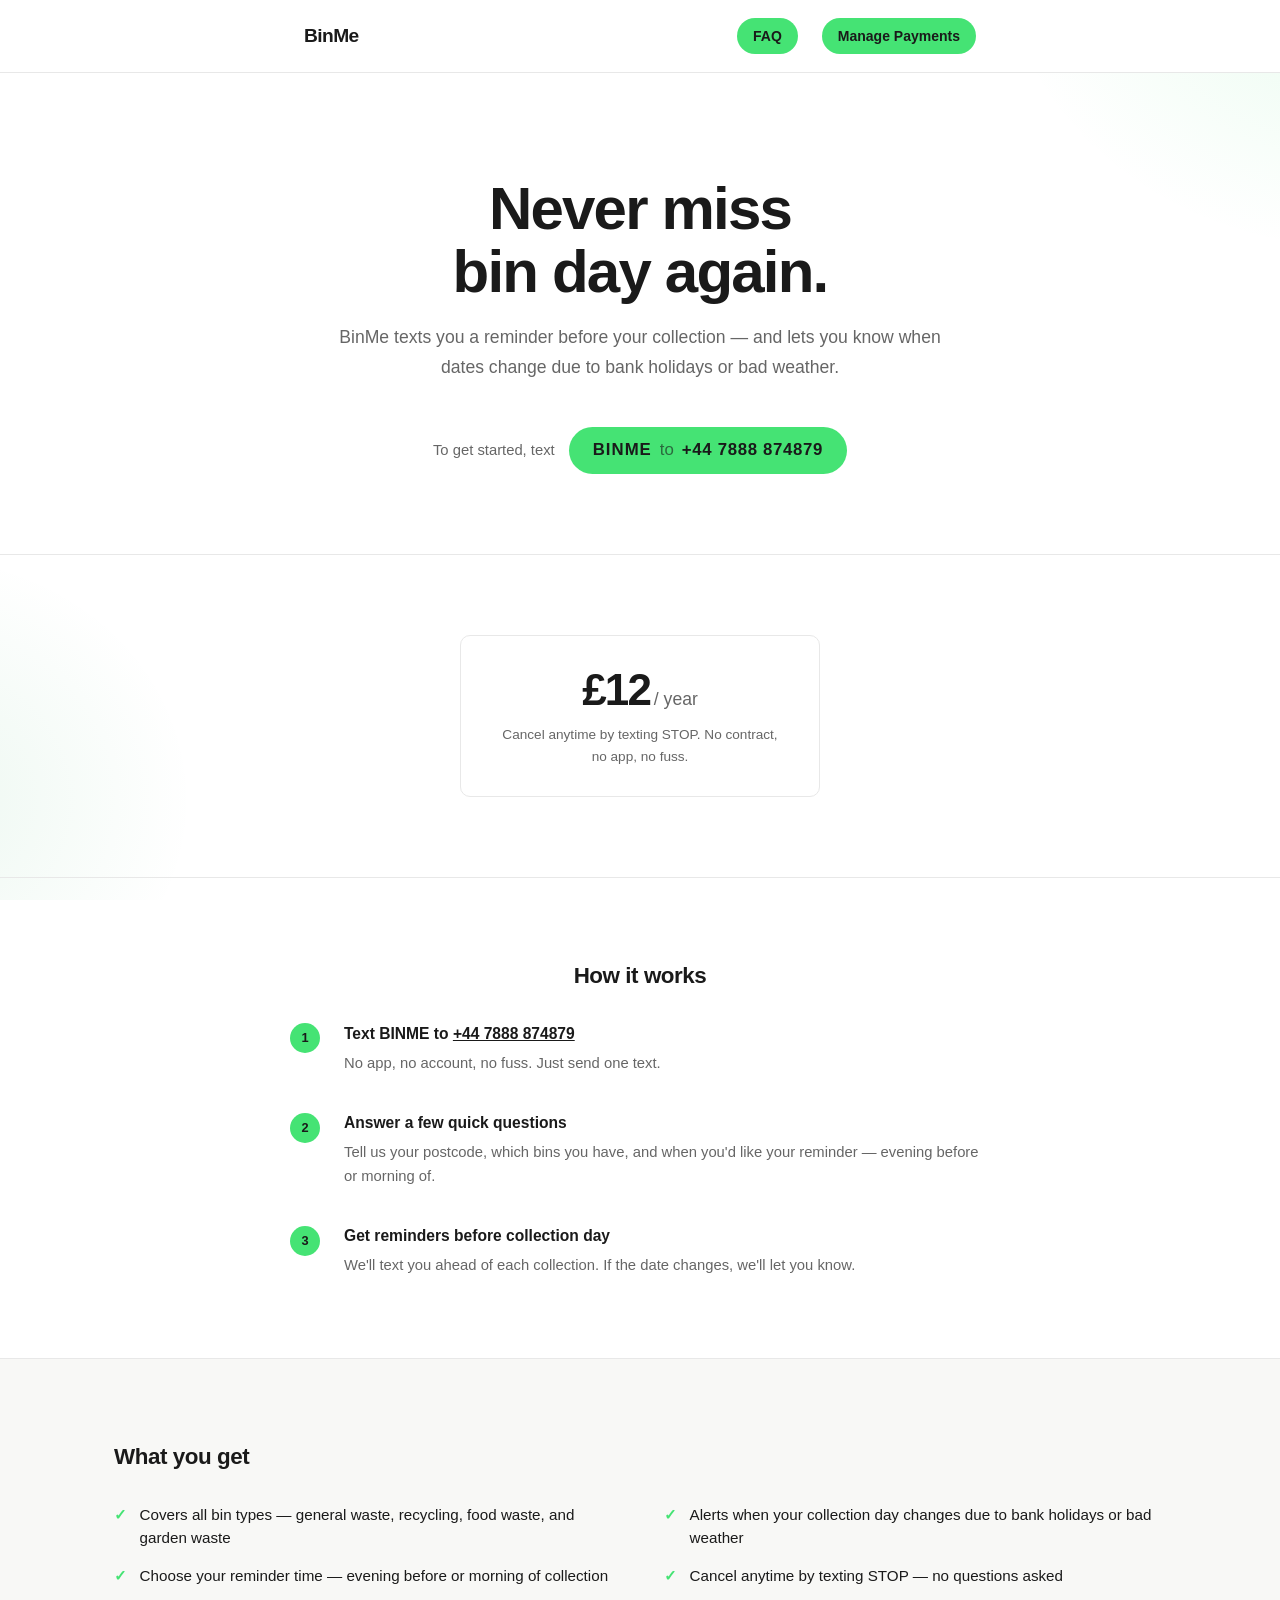
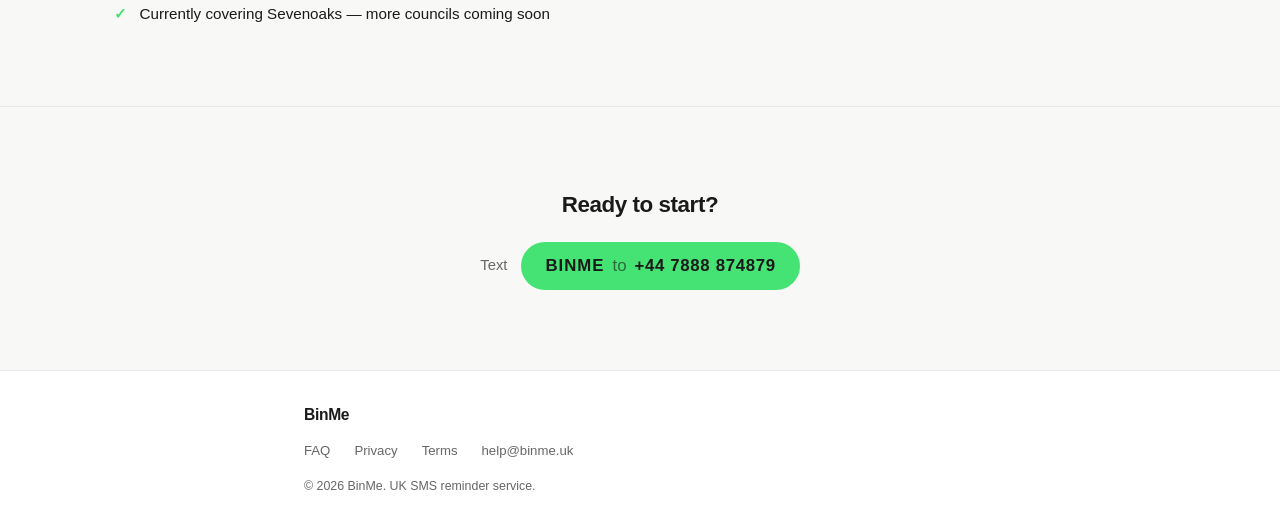
<file: index.html>
<!DOCTYPE html>
<html lang="en">
<head>
    <meta charset="UTF-8">
    <meta name="viewport" content="width=device-width, initial-scale=1.0">
    <title>BinMe — SMS Bin Collection Reminders</title>
    <meta name="description" content="Never miss bin day again. BinMe sends you an SMS reminder before your collection — and alerts you when dates change. Text BINME to get started.">
    <link rel="icon" type="image/x-icon" href="/favicon.ico">
    <link rel="stylesheet" href="/style.css">
</head>
<body>

    <nav class="nav">
        <div class="container">
            <a class="nav-logo" href="/">BinMe</a>
            <div class="nav-links">
                <a class="nav-btn" href="/faq/">FAQ</a>
                <a class="nav-btn" href="/billing/">Manage Payments</a>
            </div>
        </div>
    </nav>

    <main>

        <section class="hero">
            <div class="container wide">
                <div class="hero-content">
                    <h1>Never miss<br>bin day again.</h1>
                    <p class="hero-sub">BinMe texts you a reminder before your collection — and lets you know when dates change due to bank holidays or bad weather.</p>
                    <div class="cta-block">
                        <p class="cta-label">To get started, text</p>
                        <div class="cta-pill">
                            <span class="cta-word">BINME</span>
                            <span class="cta-to">to</span>
                            <a class="cta-number" href="sms:+447888874879?body=BINME">+44 7888 874879</a>
                        </div>
                    </div>
                </div>
            </div>
        </section>

        <section class="pricing">
            <div class="container wide">
                <div class="pricing-card">
                    <div class="price">£12<span>&thinsp;/ year</span></div>
                    <p>Cancel anytime by texting STOP. No contract, no app, no fuss.</p>
                </div>
            </div>
        </section>

        <section class="how">
            <div class="container wide">
                <h2>How it works</h2>
                <ol class="steps">
                    <li>
                        <span class="step-num">1</span>
                        <div>
                            <strong>Text BINME to <a href="sms:+447888874879?body=BINME">+44 7888 874879</a></strong>
                            <p>No app, no account, no fuss. Just send one text.</p>
                        </div>
                    </li>
                    <li>
                        <span class="step-num">2</span>
                        <div>
                            <strong>Answer a few quick questions</strong>
                            <p>Tell us your postcode, which bins you have, and when you'd like your reminder — evening before or morning of.</p>
                        </div>
                    </li>
                    <li>
                        <span class="step-num">3</span>
                        <div>
                            <strong>Get reminders before collection day</strong>
                            <p>We'll text you ahead of each collection. If the date changes, we'll let you know.</p>
                        </div>
                    </li>
                </ol>
            </div>
        </section>

        <section class="features">
            <div class="container wide">
                <h2>What you get</h2>
                <ul class="feature-list">
                    <li>Covers all bin types — general waste, recycling, food waste, and garden waste</li>
                    <li>Alerts when your collection day changes due to bank holidays or bad weather</li>
                    <li>Choose your reminder time — evening before or morning of collection</li>
                    <li>Cancel anytime by texting STOP — no questions asked</li>
                    <li>Currently covering Sevenoaks — more councils coming soon</li>
                </ul>
            </div>
        </section>

        <section class="cta-bottom">
            <div class="container wide">
                <h2>Ready to start?</h2>
                <div class="cta-block">
                    <p class="cta-label">Text</p>
                    <div class="cta-pill">
                        <span class="cta-word">BINME</span>
                        <span class="cta-to">to</span>
                        <a class="cta-number" href="sms:+447888874879?body=BINME">+44 7888 874879</a>
                    </div>
                </div>
            </div>
        </section>

    </main>

    <footer class="footer">
        <div class="container">
            <p class="footer-brand">BinMe</p>
            <nav class="footer-links">
                <a href="/faq/">FAQ</a>
                <a href="/privacy/">Privacy</a>
                <a href="/terms/">Terms</a>
                <a href="mailto:help@binme.uk">help@binme.uk</a>
            </nav>
            <p class="footer-small">&copy; 2026 BinMe. UK SMS reminder service.</p>
        </div>
    </footer>

</body>
</html>
</file>
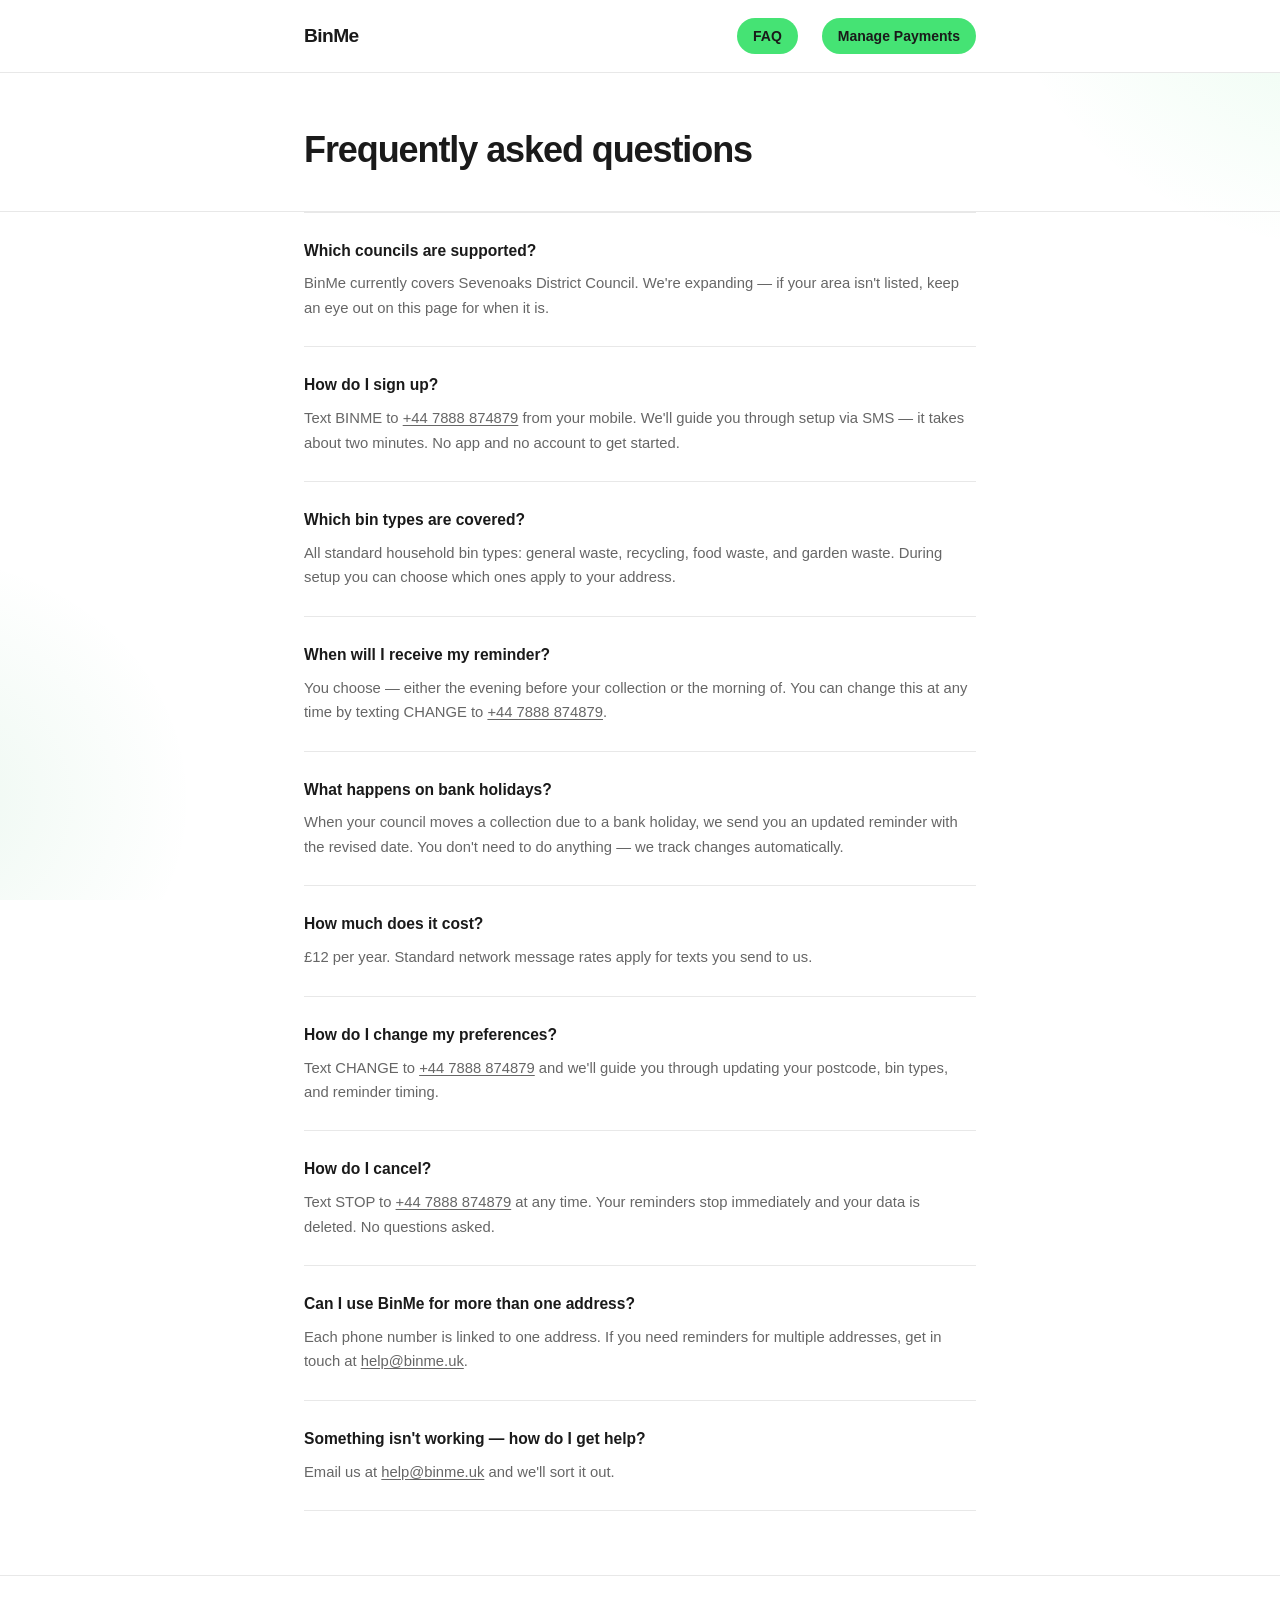
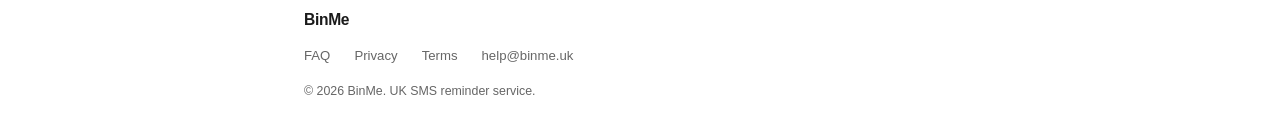
<file: faq/index.html>
<!DOCTYPE html>
<html lang="en">
<head>
    <meta charset="UTF-8">
    <meta name="viewport" content="width=device-width, initial-scale=1.0">
    <title>FAQ — BinMe</title>
    <meta name="description" content="Common questions about BinMe — the UK SMS bin collection reminder service.">
    <link rel="icon" type="image/x-icon" href="/favicon.ico">
    <link rel="stylesheet" href="/style.css">
</head>
<body>

    <nav class="nav">
        <div class="container">
            <a class="nav-logo" href="/">BinMe</a>
            <div class="nav-links">
                <a class="nav-btn" href="/faq/">FAQ</a>
                <a class="nav-btn" href="/billing/">Manage Payments</a>
            </div>
        </div>
    </nav>

    <main>

        <div class="page-header">
            <div class="container">
                <h1>Frequently asked questions</h1>
            </div>
        </div>

        <section class="faq-section">
            <div class="container">
                <div class="faq-list">

                    <div class="faq-item">
                        <h3>Which councils are supported?</h3>
                        <p>BinMe currently covers Sevenoaks District Council. We're expanding — if your area isn't listed, keep an eye out on this page for when it is.</p>
                    </div>

                    <div class="faq-item">
                        <h3>How do I sign up?</h3>
                        <p>Text BINME to <a href="sms:+447888874879?body=BINME">+44 7888 874879</a> from your mobile. We'll guide you through setup via SMS — it takes about two minutes. No app and no account to get started.</p>
                    </div>

                    <div class="faq-item">
                        <h3>Which bin types are covered?</h3>
                        <p>All standard household bin types: general waste, recycling, food waste, and garden waste. During setup you can choose which ones apply to your address.</p>
                    </div>

                    <div class="faq-item">
                        <h3>When will I receive my reminder?</h3>
                        <p>You choose — either the evening before your collection or the morning of. You can change this at any time by texting CHANGE to <a href="sms:+447888874879?body=change">+44 7888 874879</a>.</p>
                    </div>

                    <div class="faq-item">
                        <h3>What happens on bank holidays?</h3>
                        <p>When your council moves a collection due to a bank holiday, we send you an updated reminder with the revised date. You don't need to do anything — we track changes automatically.</p>
                    </div>

                    <div class="faq-item">
                        <h3>How much does it cost?</h3>
                        <p>£12 per year. Standard network message rates apply for texts you send to us.</p>
                    </div>

                    <div class="faq-item">
                        <h3>How do I change my preferences?</h3>
                        <p>Text CHANGE to <a href="sms:+447888874879?body=change">+44 7888 874879</a> and we'll guide you through updating your postcode, bin types, and reminder timing.</p>
                    </div>

                    <div class="faq-item">
                        <h3>How do I cancel?</h3>
                        <p>Text STOP to <a href="sms:+447888874879?body=stop">+44 7888 874879</a> at any time. Your reminders stop immediately and your data is deleted. No questions asked.</p>
                    </div>

                    <div class="faq-item">
                        <h3>Can I use BinMe for more than one address?</h3>
                        <p>Each phone number is linked to one address. If you need reminders for multiple addresses, get in touch at <a href="mailto:help@binme.uk">help@binme.uk</a>.</p>
                    </div>

                    <div class="faq-item">
                        <h3>Something isn't working — how do I get help?</h3>
                        <p>Email us at <a href="mailto:help@binme.uk">help@binme.uk</a> and we'll sort it out.</p>
                    </div>

                </div>
            </div>
        </section>

    </main>

    <footer class="footer">
        <div class="container">
            <p class="footer-brand">BinMe</p>
            <nav class="footer-links">
                <a href="/faq/">FAQ</a>
                <a href="/privacy/">Privacy</a>
                <a href="/terms/">Terms</a>
                <a href="mailto:help@binme.uk">help@binme.uk</a>
            </nav>
            <p class="footer-small">&copy; 2026 BinMe. UK SMS reminder service.</p>
        </div>
    </footer>

</body>
</html>
</file>
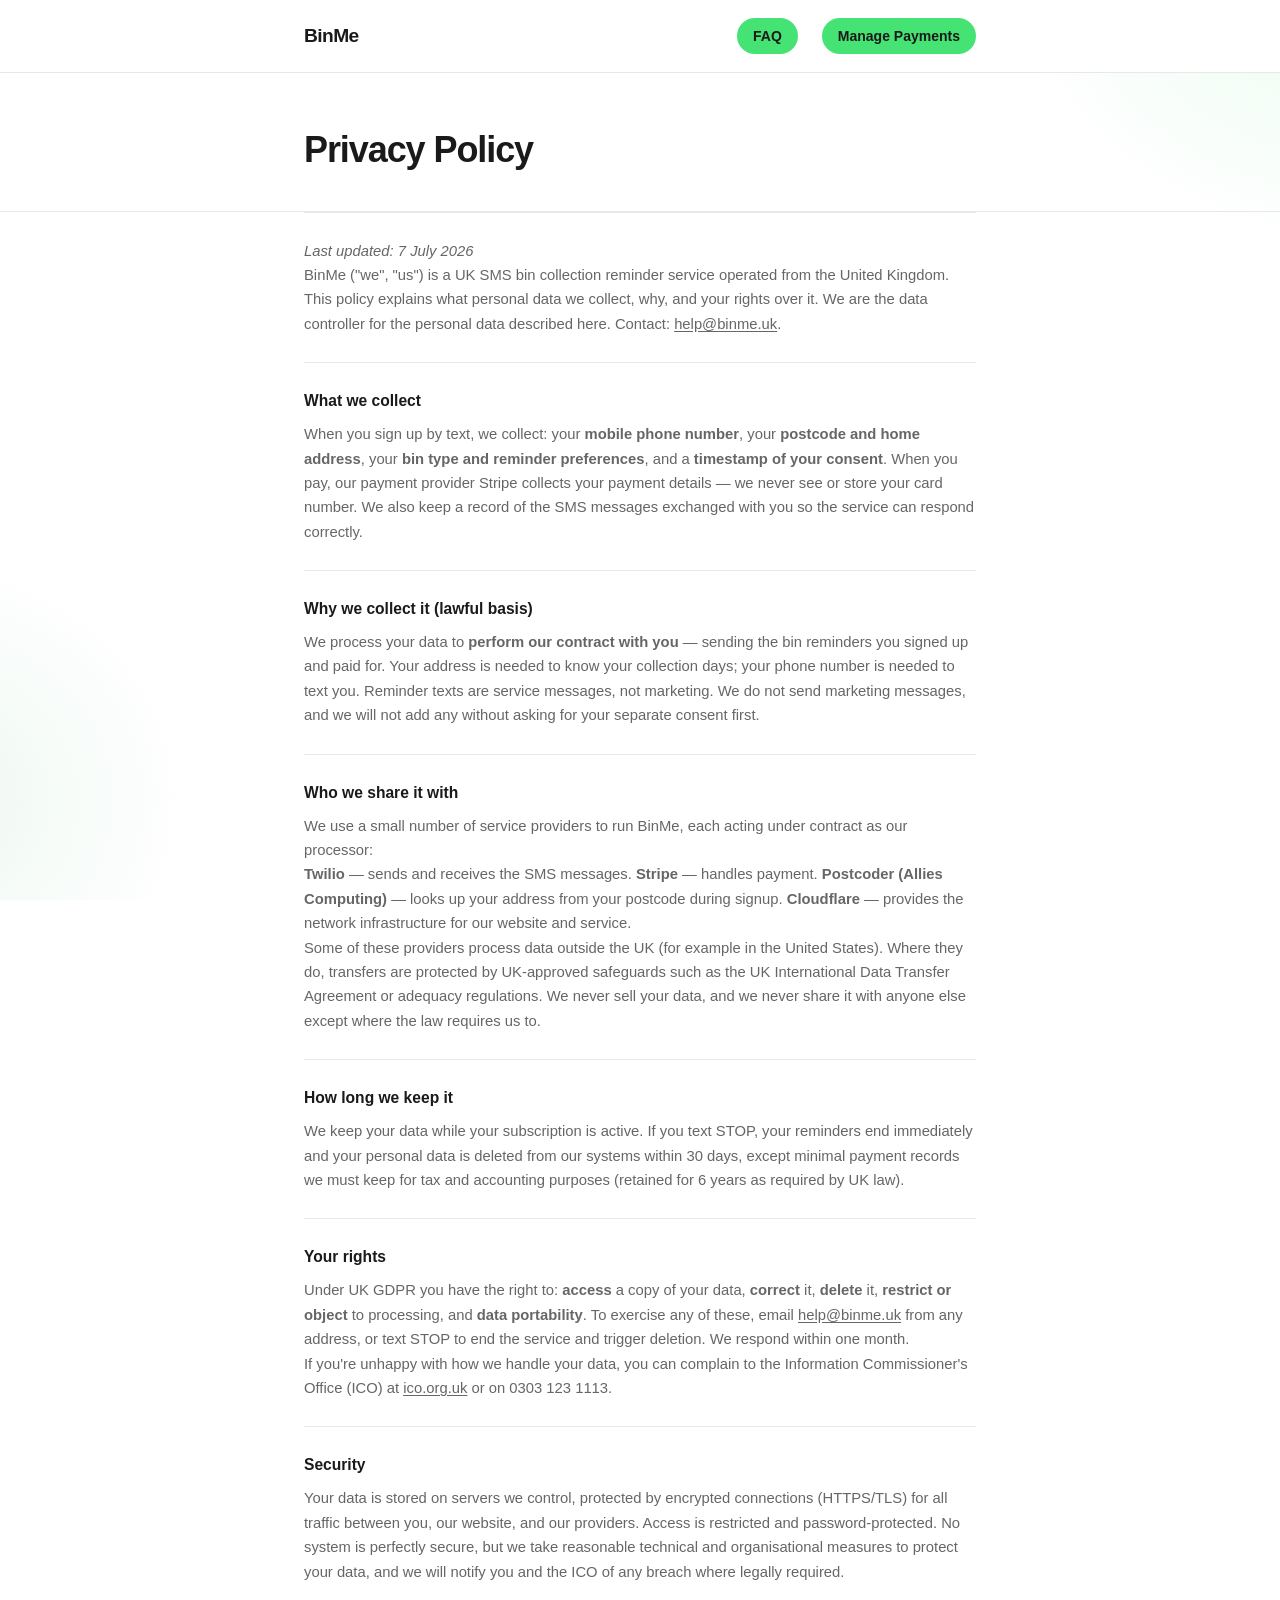
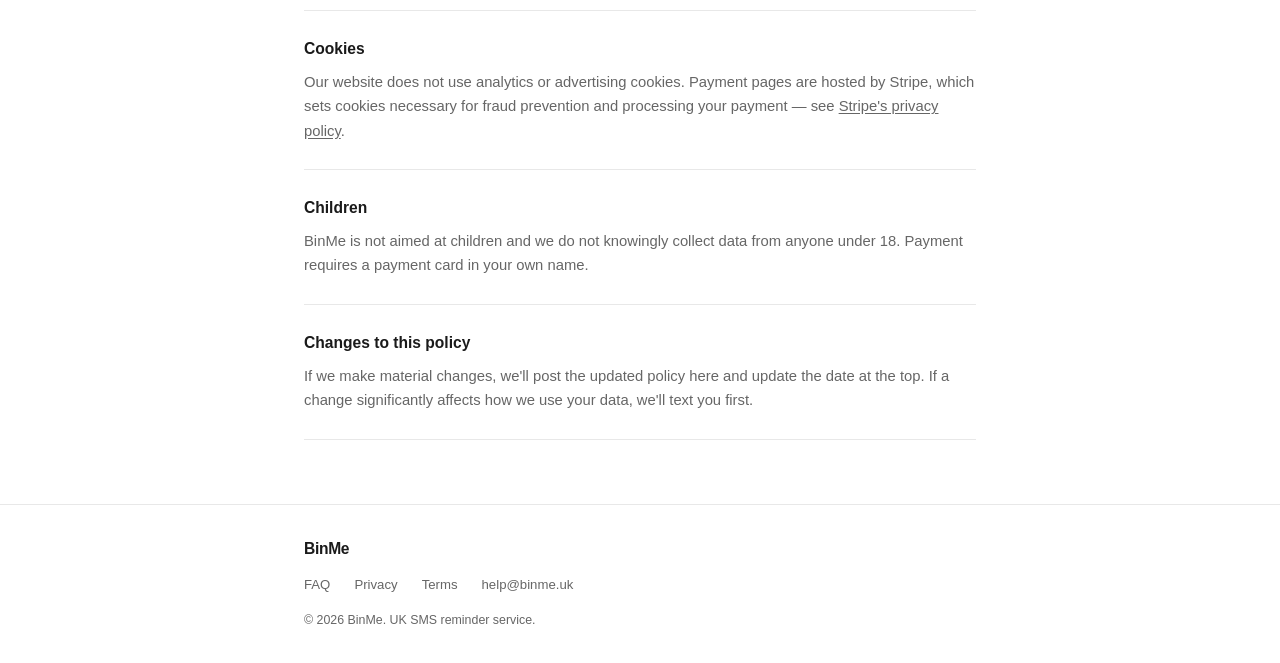
<file: privacy/index.html>
<!DOCTYPE html>
<html lang="en">
<head>
    <meta charset="UTF-8">
    <meta name="viewport" content="width=device-width, initial-scale=1.0">
    <title>Privacy Policy — BinMe</title>
    <meta name="description" content="How BinMe collects, uses, and protects your personal data.">
    <link rel="icon" type="image/x-icon" href="/favicon.ico">
    <link rel="stylesheet" href="/style.css">
</head>
<body>

    <nav class="nav">
        <div class="container">
            <a class="nav-logo" href="/">BinMe</a>
            <div class="nav-links">
                <a class="nav-btn" href="/faq/">FAQ</a>
                <a class="nav-btn" href="/billing/">Manage Payments</a>
            </div>
        </div>
    </nav>

    <main>

        <div class="page-header">
            <div class="container">
                <h1>Privacy Policy</h1>
            </div>
        </div>

        <section class="faq-section">
            <div class="container">
                <div class="faq-list">

                    <div class="faq-item">
                        <p><em>Last updated: 7 July 2026</em></p>
                        <p>BinMe ("we", "us") is a UK SMS bin collection reminder service operated from the United Kingdom. This policy explains what personal data we collect, why, and your rights over it. We are the data controller for the personal data described here. Contact: <a href="mailto:help@binme.uk">help@binme.uk</a>.</p>
                    </div>

                    <div class="faq-item">
                        <h3>What we collect</h3>
                        <p>When you sign up by text, we collect: your <strong>mobile phone number</strong>, your <strong>postcode and home address</strong>, your <strong>bin type and reminder preferences</strong>, and a <strong>timestamp of your consent</strong>. When you pay, our payment provider Stripe collects your payment details — we never see or store your card number. We also keep a record of the SMS messages exchanged with you so the service can respond correctly.</p>
                    </div>

                    <div class="faq-item">
                        <h3>Why we collect it (lawful basis)</h3>
                        <p>We process your data to <strong>perform our contract with you</strong> — sending the bin reminders you signed up and paid for. Your address is needed to know your collection days; your phone number is needed to text you. Reminder texts are service messages, not marketing. We do not send marketing messages, and we will not add any without asking for your separate consent first.</p>
                    </div>

                    <div class="faq-item">
                        <h3>Who we share it with</h3>
                        <p>We use a small number of service providers to run BinMe, each acting under contract as our processor:</p>
                        <p><strong>Twilio</strong> — sends and receives the SMS messages. <strong>Stripe</strong> — handles payment. <strong>Postcoder (Allies Computing)</strong> — looks up your address from your postcode during signup. <strong>Cloudflare</strong> — provides the network infrastructure for our website and service.</p>
                        <p>Some of these providers process data outside the UK (for example in the United States). Where they do, transfers are protected by UK-approved safeguards such as the UK International Data Transfer Agreement or adequacy regulations. We never sell your data, and we never share it with anyone else except where the law requires us to.</p>
                    </div>

                    <div class="faq-item">
                        <h3>How long we keep it</h3>
                        <p>We keep your data while your subscription is active. If you text STOP, your reminders end immediately and your personal data is deleted from our systems within 30 days, except minimal payment records we must keep for tax and accounting purposes (retained for 6 years as required by UK law).</p>
                    </div>

                    <div class="faq-item">
                        <h3>Your rights</h3>
                        <p>Under UK GDPR you have the right to: <strong>access</strong> a copy of your data, <strong>correct</strong> it, <strong>delete</strong> it, <strong>restrict or object</strong> to processing, and <strong>data portability</strong>. To exercise any of these, email <a href="mailto:help@binme.uk">help@binme.uk</a> from any address, or text STOP to end the service and trigger deletion. We respond within one month.</p>
                        <p>If you're unhappy with how we handle your data, you can complain to the Information Commissioner's Office (ICO) at <a href="https://ico.org.uk" rel="noopener">ico.org.uk</a> or on 0303 123 1113.</p>
                    </div>

                    <div class="faq-item">
                        <h3>Security</h3>
                        <p>Your data is stored on servers we control, protected by encrypted connections (HTTPS/TLS) for all traffic between you, our website, and our providers. Access is restricted and password-protected. No system is perfectly secure, but we take reasonable technical and organisational measures to protect your data, and we will notify you and the ICO of any breach where legally required.</p>
                    </div>

                    <div class="faq-item">
                        <h3>Cookies</h3>
                        <p>Our website does not use analytics or advertising cookies. Payment pages are hosted by Stripe, which sets cookies necessary for fraud prevention and processing your payment — see <a href="https://stripe.com/gb/privacy" rel="noopener">Stripe's privacy policy</a>.</p>
                    </div>

                    <div class="faq-item">
                        <h3>Children</h3>
                        <p>BinMe is not aimed at children and we do not knowingly collect data from anyone under 18. Payment requires a payment card in your own name.</p>
                    </div>

                    <div class="faq-item">
                        <h3>Changes to this policy</h3>
                        <p>If we make material changes, we'll post the updated policy here and update the date at the top. If a change significantly affects how we use your data, we'll text you first.</p>
                    </div>

                </div>
            </div>
        </section>

    </main>

    <footer class="footer">
        <div class="container">
            <p class="footer-brand">BinMe</p>
            <nav class="footer-links">
                <a href="/faq/">FAQ</a>
                <a href="/privacy/">Privacy</a>
                <a href="/terms/">Terms</a>
                <a href="mailto:help@binme.uk">help@binme.uk</a>
            </nav>
            <p class="footer-small">&copy; 2026 BinMe. UK SMS reminder service.</p>
        </div>
    </footer>

</body>
</html>
</file>
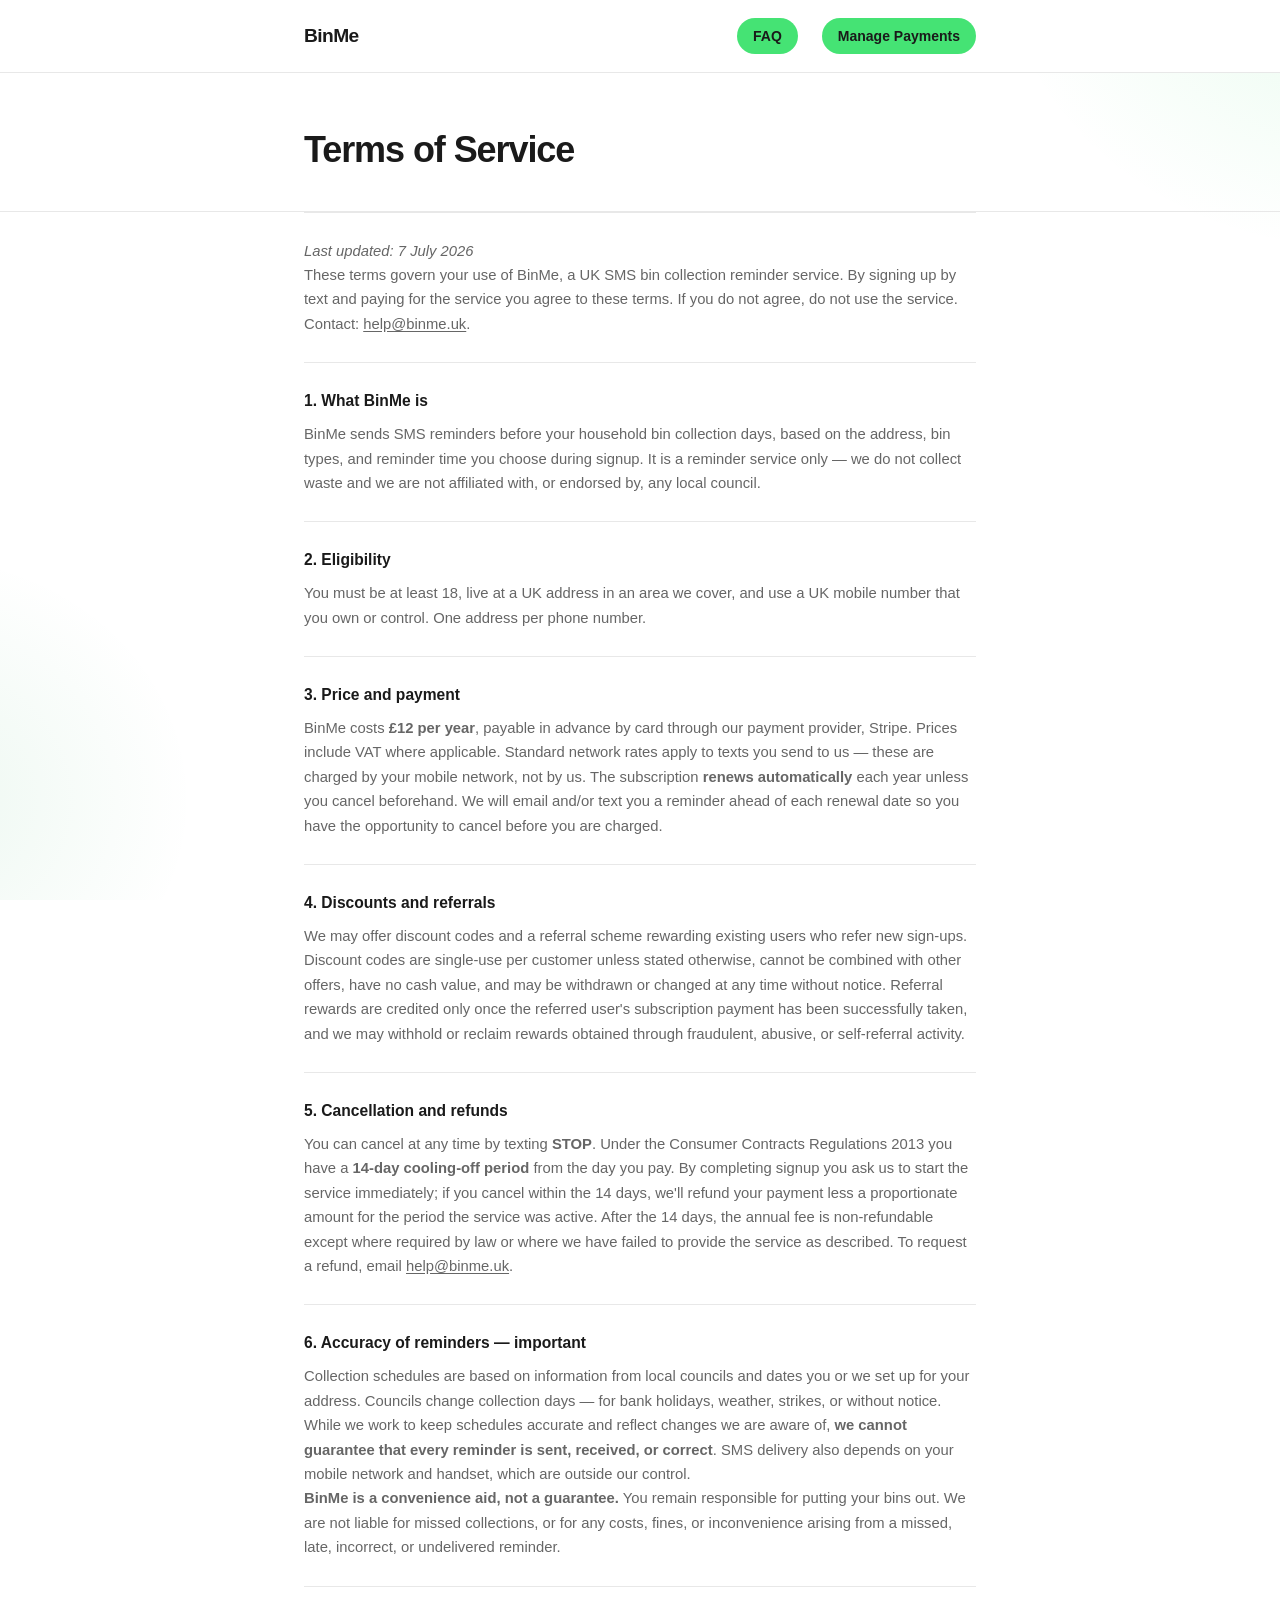
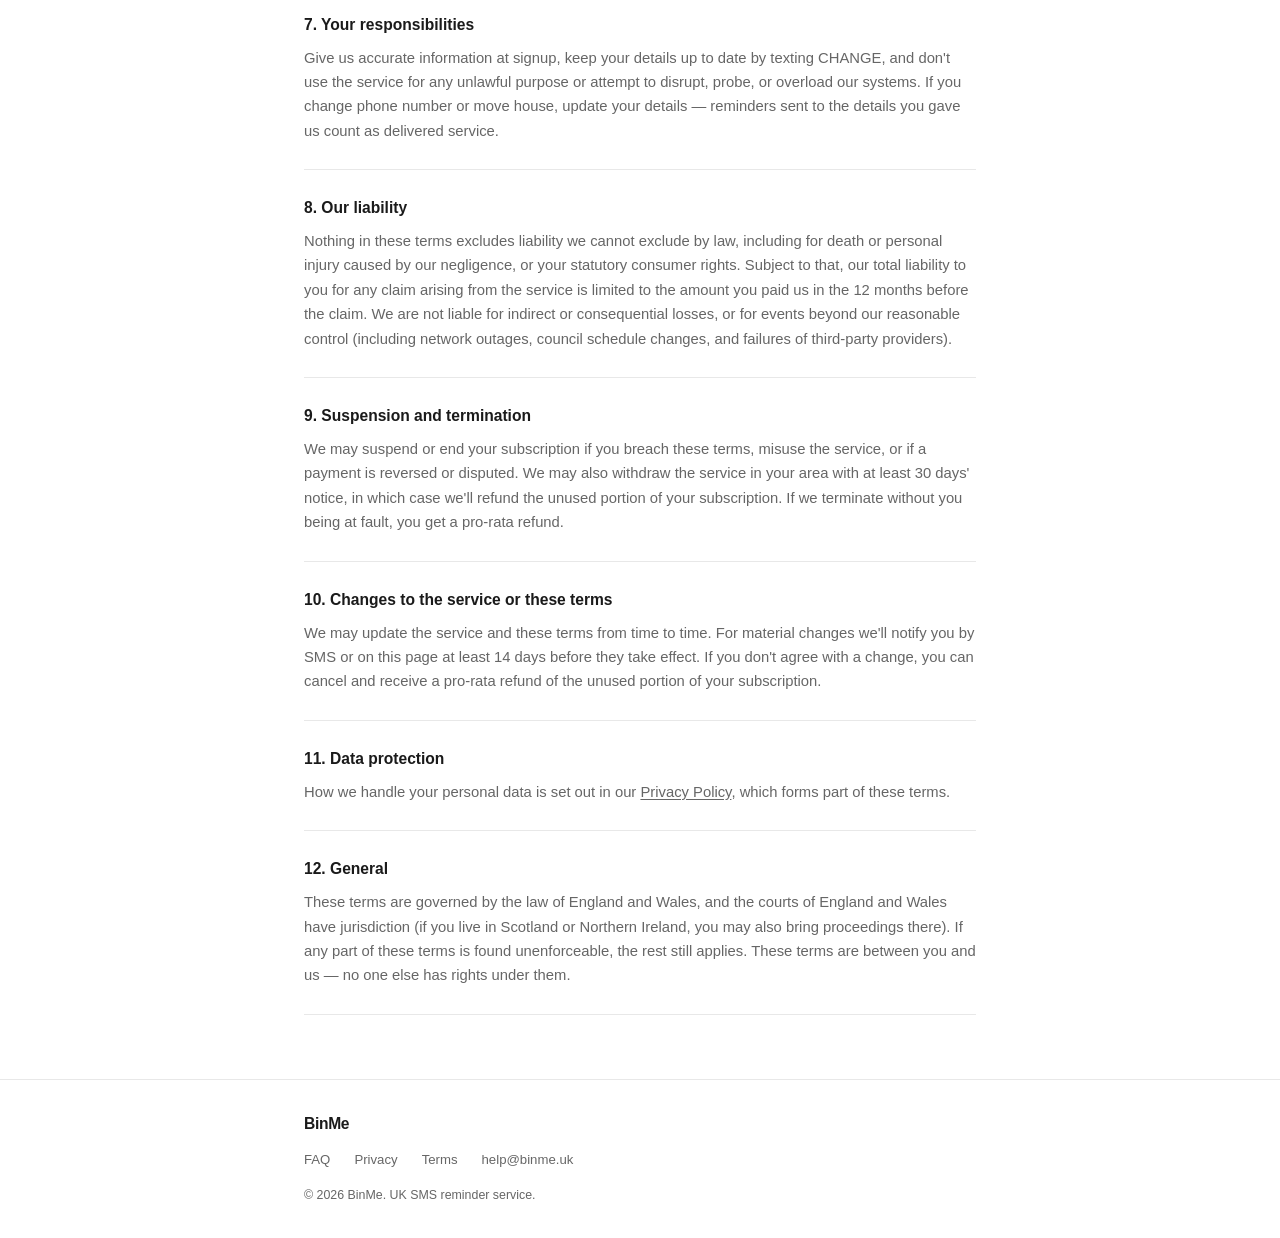
<file: terms/index.html>
<!DOCTYPE html>
<html lang="en">
<head>
    <meta charset="UTF-8">
    <meta name="viewport" content="width=device-width, initial-scale=1.0">
    <title>Terms of Service — BinMe</title>
    <meta name="description" content="The terms that govern your use of the BinMe SMS reminder service.">
    <link rel="icon" type="image/x-icon" href="/favicon.ico">
    <link rel="stylesheet" href="/style.css">
</head>
<body>

    <nav class="nav">
        <div class="container">
            <a class="nav-logo" href="/">BinMe</a>
            <div class="nav-links">
                <a class="nav-btn" href="/faq">FAQ</a>
                <a class="nav-btn" href="/billing">Manage Payments</a>
            </div>
        </div>
    </nav>

    <main>

        <div class="page-header">
            <div class="container">
                <h1>Terms of Service</h1>
            </div>
        </div>

        <section class="faq-section">
            <div class="container">
                <div class="faq-list">

                    <div class="faq-item">
                        <p><em>Last updated: 7 July 2026</em></p>
                        <p>These terms govern your use of BinMe, a UK SMS bin collection reminder service. By signing up by text and paying for the service you agree to these terms. If you do not agree, do not use the service. Contact: <a href="mailto:help@binme.uk">help@binme.uk</a>.</p>
                    </div>

                    <div class="faq-item">
                        <h3>1. What BinMe is</h3>
                        <p>BinMe sends SMS reminders before your household bin collection days, based on the address, bin types, and reminder time you choose during signup. It is a reminder service only — we do not collect waste and we are not affiliated with, or endorsed by, any local council.</p>
                    </div>

                    <div class="faq-item">
                        <h3>2. Eligibility</h3>
                        <p>You must be at least 18, live at a UK address in an area we cover, and use a UK mobile number that you own or control. One address per phone number.</p>
                    </div>

                    <div class="faq-item">
                        <h3>3. Price and payment</h3>
                        <p>BinMe costs <strong>£12 per year</strong>, payable in advance by card through our payment provider, Stripe. Prices include VAT where applicable. Standard network rates apply to texts you send to us — these are charged by your mobile network, not by us. The subscription <strong>renews automatically</strong> each year unless you cancel beforehand. We will email and/or text you a reminder ahead of each renewal date so you have the opportunity to cancel before you are charged.</p>
                    </div>

                    <div class="faq-item">
                        <h3>4. Discounts and referrals</h3>
                        <p>We may offer discount codes and a referral scheme rewarding existing users who refer new sign-ups. Discount codes are single-use per customer unless stated otherwise, cannot be combined with other offers, have no cash value, and may be withdrawn or changed at any time without notice. Referral rewards are credited only once the referred user's subscription payment has been successfully taken, and we may withhold or reclaim rewards obtained through fraudulent, abusive, or self-referral activity.</p>
                    </div>

                    <div class="faq-item">
                        <h3>5. Cancellation and refunds</h3>
                        <p>You can cancel at any time by texting <strong>STOP</strong>. Under the Consumer Contracts Regulations 2013 you have a <strong>14-day cooling-off period</strong> from the day you pay. By completing signup you ask us to start the service immediately; if you cancel within the 14 days, we'll refund your payment less a proportionate amount for the period the service was active. After the 14 days, the annual fee is non-refundable except where required by law or where we have failed to provide the service as described. To request a refund, email <a href="mailto:help@binme.uk">help@binme.uk</a>.</p>
                    </div>

                    <div class="faq-item">
                        <h3>6. Accuracy of reminders — important</h3>
                        <p>Collection schedules are based on information from local councils and dates you or we set up for your address. Councils change collection days — for bank holidays, weather, strikes, or without notice. While we work to keep schedules accurate and reflect changes we are aware of, <strong>we cannot guarantee that every reminder is sent, received, or correct</strong>. SMS delivery also depends on your mobile network and handset, which are outside our control.</p>
                        <p><strong>BinMe is a convenience aid, not a guarantee.</strong> You remain responsible for putting your bins out. We are not liable for missed collections, or for any costs, fines, or inconvenience arising from a missed, late, incorrect, or undelivered reminder.</p>
                    </div>

                    <div class="faq-item">
                        <h3>7. Your responsibilities</h3>
                        <p>Give us accurate information at signup, keep your details up to date by texting CHANGE, and don't use the service for any unlawful purpose or attempt to disrupt, probe, or overload our systems. If you change phone number or move house, update your details — reminders sent to the details you gave us count as delivered service.</p>
                    </div>

                    <div class="faq-item">
                        <h3>8. Our liability</h3>
                        <p>Nothing in these terms excludes liability we cannot exclude by law, including for death or personal injury caused by our negligence, or your statutory consumer rights. Subject to that, our total liability to you for any claim arising from the service is limited to the amount you paid us in the 12 months before the claim. We are not liable for indirect or consequential losses, or for events beyond our reasonable control (including network outages, council schedule changes, and failures of third-party providers).</p>
                    </div>

                    <div class="faq-item">
                        <h3>9. Suspension and termination</h3>
                        <p>We may suspend or end your subscription if you breach these terms, misuse the service, or if a payment is reversed or disputed. We may also withdraw the service in your area with at least 30 days' notice, in which case we'll refund the unused portion of your subscription. If we terminate without you being at fault, you get a pro-rata refund.</p>
                    </div>

                    <div class="faq-item">
                        <h3>10. Changes to the service or these terms</h3>
                        <p>We may update the service and these terms from time to time. For material changes we'll notify you by SMS or on this page at least 14 days before they take effect. If you don't agree with a change, you can cancel and receive a pro-rata refund of the unused portion of your subscription.</p>
                    </div>

                    <div class="faq-item">
                        <h3>11. Data protection</h3>
                        <p>How we handle your personal data is set out in our <a href="/privacy/">Privacy Policy</a>, which forms part of these terms.</p>
                    </div>

                    <div class="faq-item">
                        <h3>12. General</h3>
                        <p>These terms are governed by the law of England and Wales, and the courts of England and Wales have jurisdiction (if you live in Scotland or Northern Ireland, you may also bring proceedings there). If any part of these terms is found unenforceable, the rest still applies. These terms are between you and us — no one else has rights under them.</p>
                    </div>

                </div>
            </div>
        </section>

    </main>

    <footer class="footer">
        <div class="container">
            <p class="footer-brand">BinMe</p>
            <nav class="footer-links">
                <a href="/faq">FAQ</a>
                <a href="/privacy/">Privacy</a>
                <a href="/terms/">Terms</a>
                <a href="mailto:help@binme.uk">help@binme.uk</a>
            </nav>
            <p class="footer-small">&copy; 2026 BinMe. UK SMS reminder service.</p>
        </div>
    </footer>

</body>
</html>
</file>
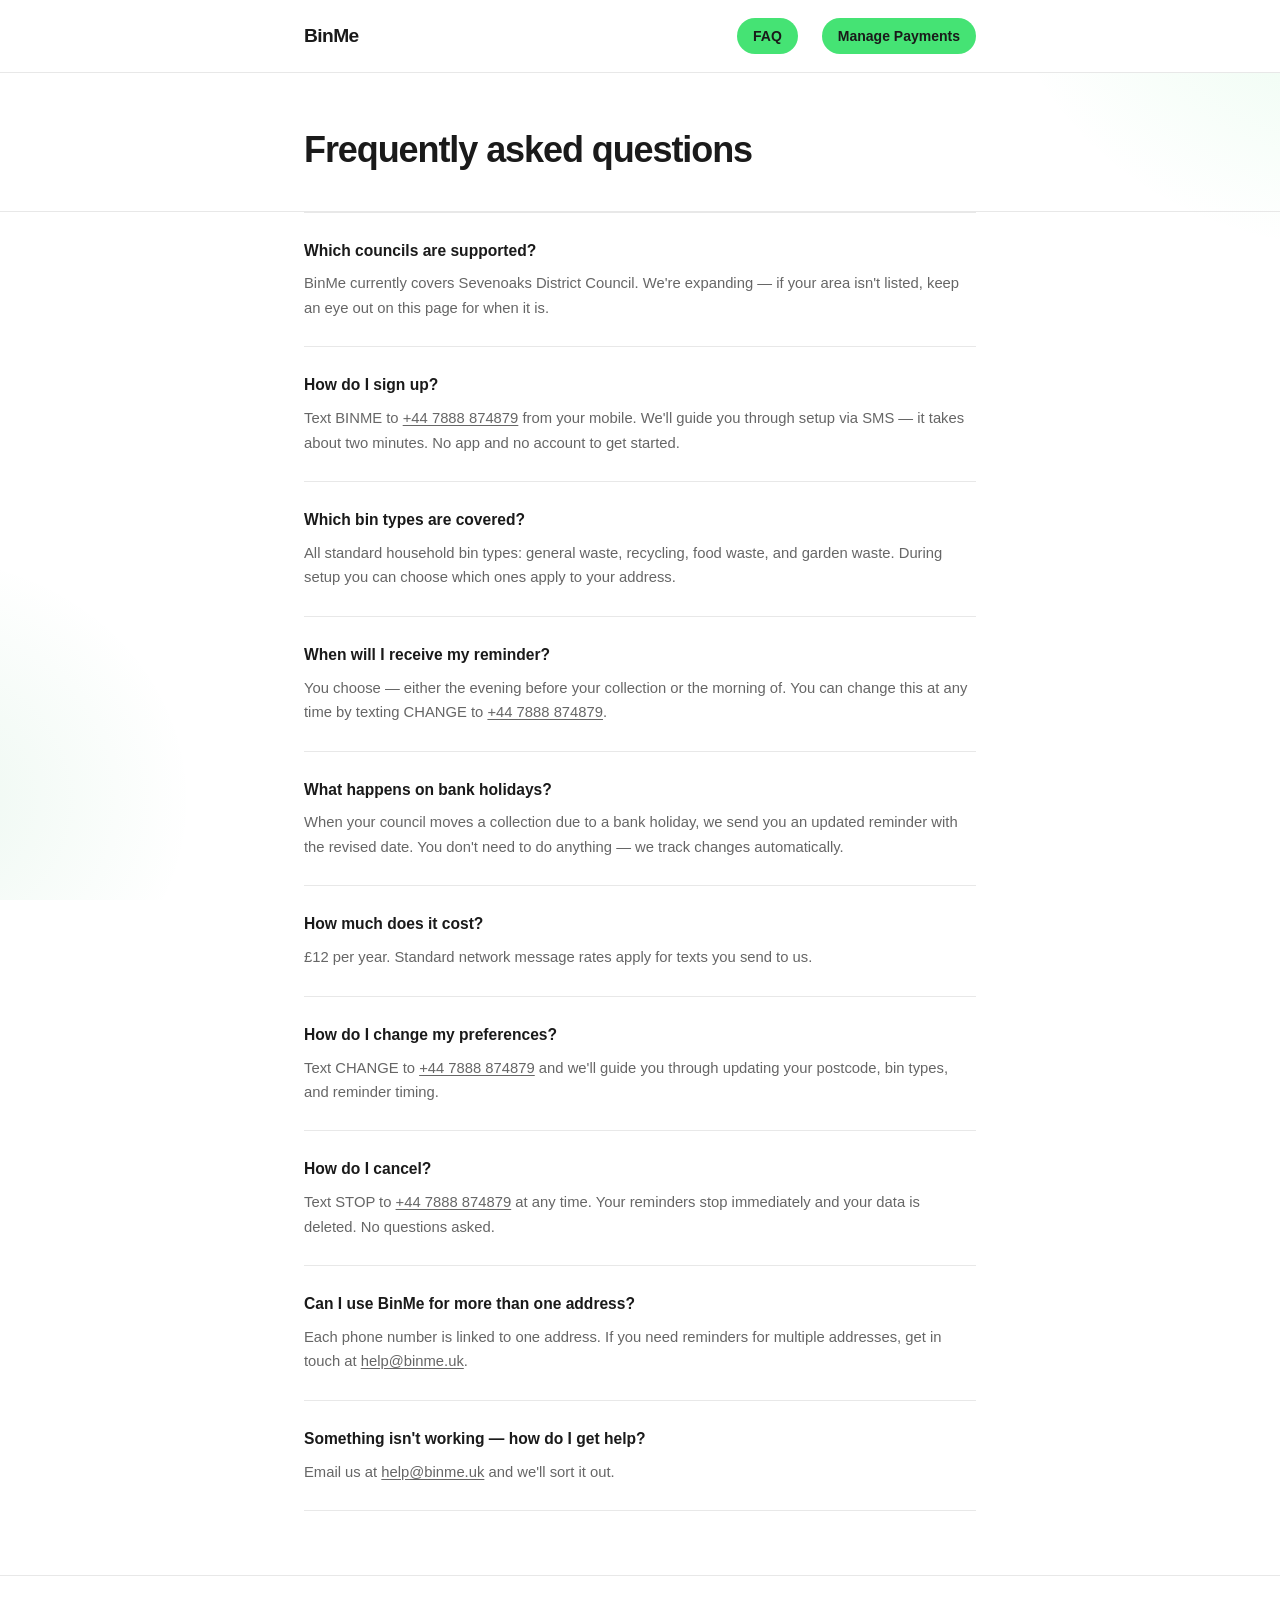
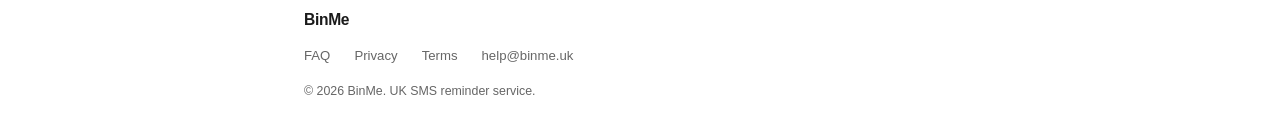
<file: faq.html>
<!DOCTYPE html>
<html lang="en">
<head>
    <meta charset="UTF-8">
    <meta name="viewport" content="width=device-width, initial-scale=1.0">
    <title>FAQ — BinMe</title>
    <meta name="description" content="Common questions about BinMe — the UK SMS bin collection reminder service.">
    <link rel="icon" type="image/png" href="favicon.png">
    <link rel="stylesheet" href="style.css">
</head>
<body>

    <nav class="nav">
        <div class="container">
            <a class="nav-logo" href="/">BinMe</a>
            <div class="nav-links">
                <a class="nav-btn" href="faq.html">FAQ</a>
                <a class="nav-btn" href="billing.html">Manage Payments</a>
            </div>
        </div>
    </nav>

    <main>

        <div class="page-header">
            <div class="container">
                <h1>Frequently asked questions</h1>
            </div>
        </div>

        <section class="faq-section">
            <div class="container">
                <div class="faq-list">

                    <div class="faq-item">
                        <h3>Which councils are supported?</h3>
                        <p>BinMe currently covers Sevenoaks District Council. We're expanding — if your area isn't listed, keep an eye out on this page for when it is.</p>
                    </div>

                    <div class="faq-item">
                        <h3>How do I sign up?</h3>
                        <p>Text BINME to <a href="sms:+447888874879?body=BINME">+44 7888 874879</a> from your mobile. We'll guide you through setup via SMS — it takes about two minutes. No app and no account to get started.</p>
                    </div>

                    <div class="faq-item">
                        <h3>Which bin types are covered?</h3>
                        <p>All standard household bin types: general waste, recycling, food waste, and garden waste. During setup you can choose which ones apply to your address.</p>
                    </div>

                    <div class="faq-item">
                        <h3>When will I receive my reminder?</h3>
                        <p>You choose — either the evening before your collection or the morning of. You can change this at any time by texting CHANGE to <a href="sms:+447888874879?body=change">+44 7888 874879</a>.</p>
                    </div>

                    <div class="faq-item">
                        <h3>What happens on bank holidays?</h3>
                        <p>When your council moves a collection due to a bank holiday, we send you an updated reminder with the revised date. You don't need to do anything — we track changes automatically.</p>
                    </div>

                    <div class="faq-item">
                        <h3>How much does it cost?</h3>
                        <p>£12 per year. Standard network message rates apply for texts you send to us.</p>
                    </div>

                    <div class="faq-item">
                        <h3>How do I change my preferences?</h3>
                        <p>Text CHANGE to <a href="sms:+447888874879?body=change">+44 7888 874879</a> and we'll guide you through updating your postcode, bin types, and reminder timing.</p>
                    </div>

                    <div class="faq-item">
                        <h3>How do I cancel?</h3>
                        <p>Text STOP to <a href="sms:+447888874879?body=stop">+44 7888 874879</a> at any time. Your reminders stop immediately and your data is deleted. No questions asked.</p>
                    </div>

                    <div class="faq-item">
                        <h3>Can I use BinMe for more than one address?</h3>
                        <p>Each phone number is linked to one address. If you need reminders for multiple addresses, get in touch at <a href="mailto:help@binme.uk">help@binme.uk</a>.</p>
                    </div>

                    <div class="faq-item">
                        <h3>Something isn't working — how do I get help?</h3>
                        <p>Email us at <a href="mailto:help@binme.uk">help@binme.uk</a> and we'll sort it out.</p>
                    </div>

                </div>
            </div>
        </section>

    </main>

    <footer class="footer">
        <div class="container">
            <p class="footer-brand">BinMe</p>
            <nav class="footer-links">
                <a href="faq.html">FAQ</a>
                <a href="privacy.html">Privacy</a>
                <a href="terms.html">Terms</a>
                <a href="mailto:help@binme.uk">help@binme.uk</a>
            </nav>
            <p class="footer-small">&copy; 2026 BinMe. UK SMS reminder service.</p>
        </div>
    </footer>

</body>
</html>
</file>
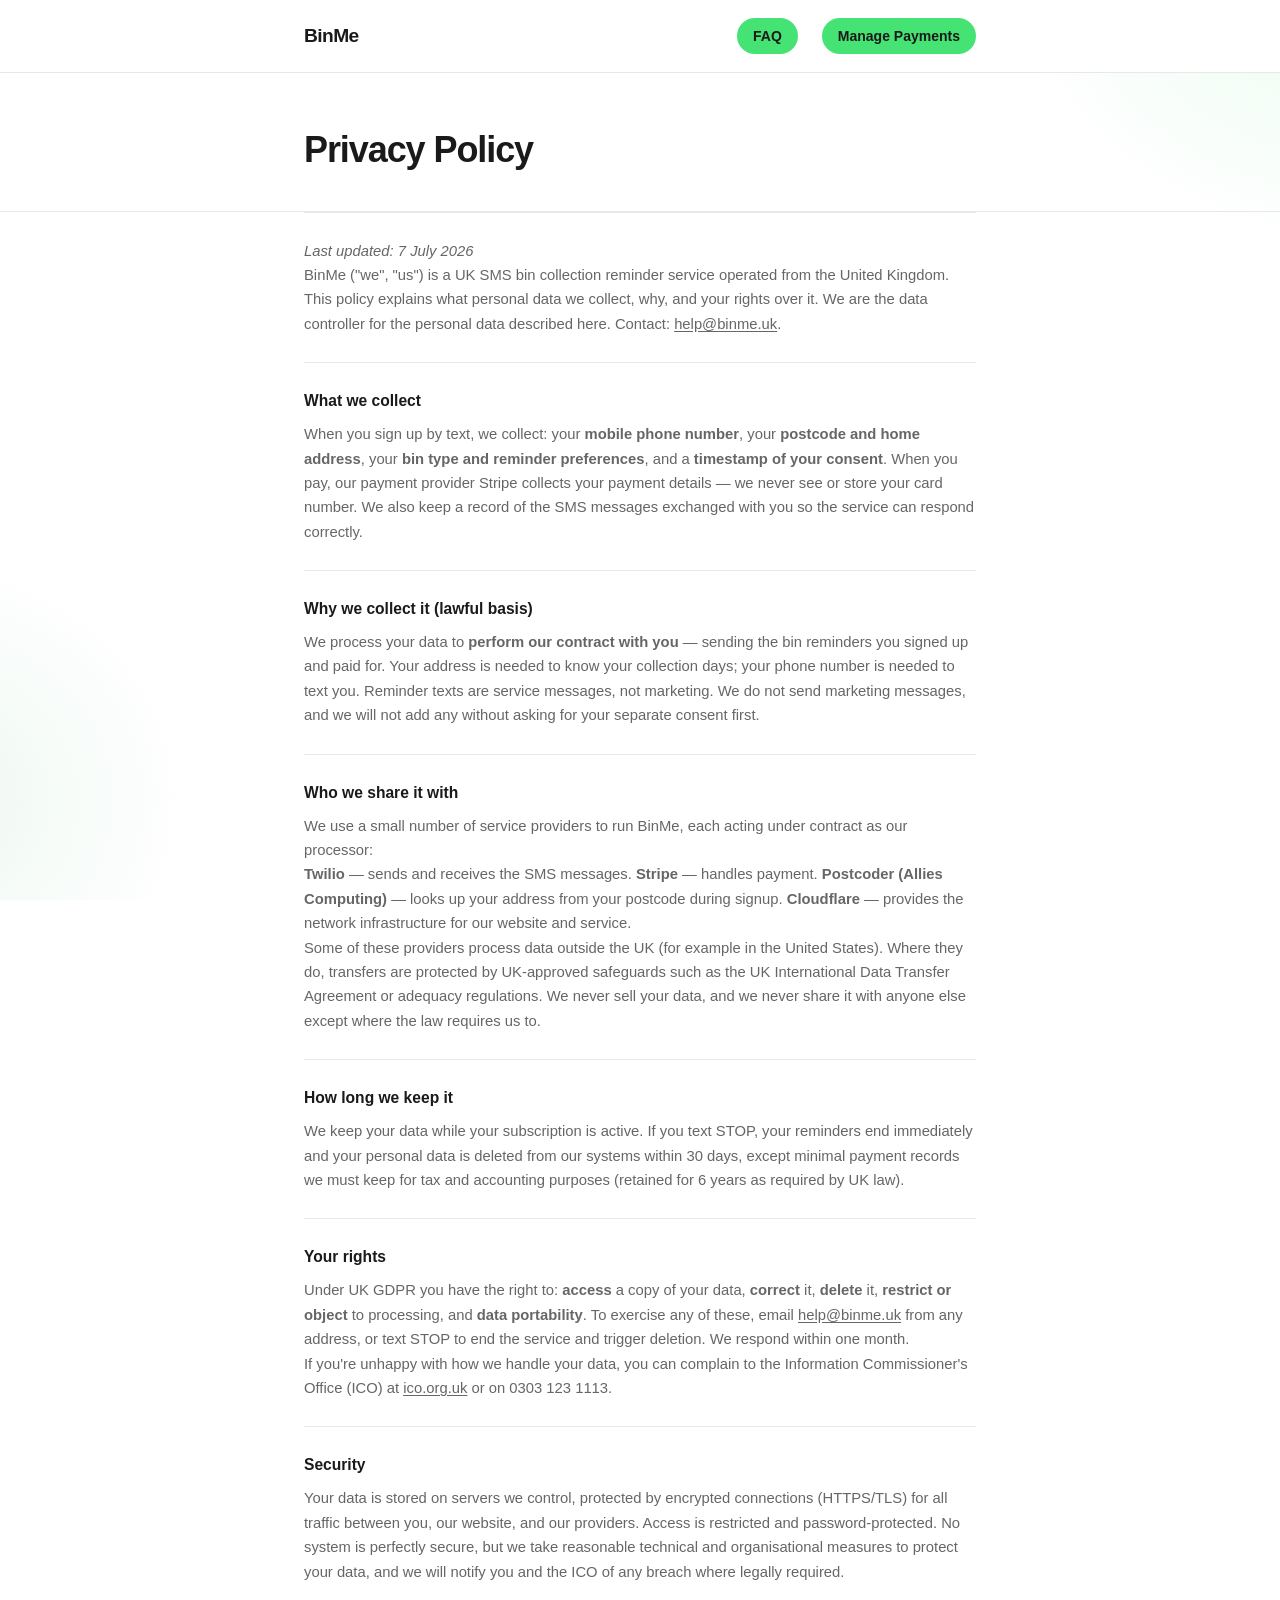
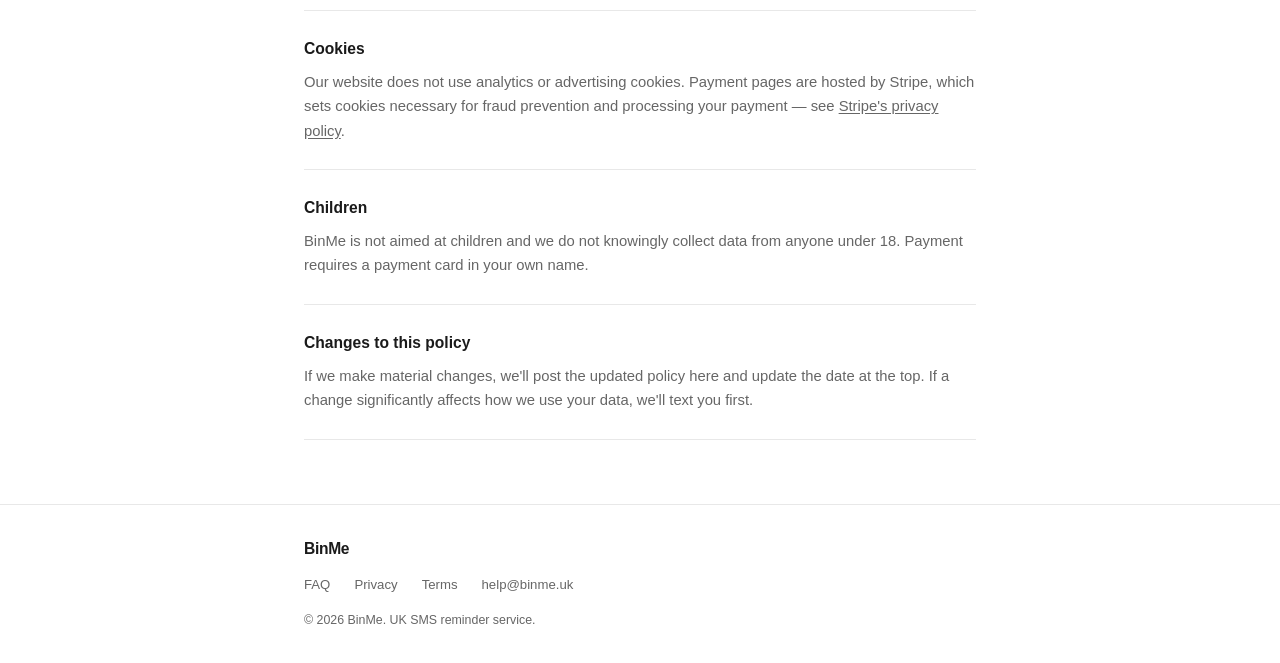
<file: privacy.html>
<!DOCTYPE html>
<html lang="en">
<head>
    <meta charset="UTF-8">
    <meta name="viewport" content="width=device-width, initial-scale=1.0">
    <title>Privacy Policy — BinMe</title>
    <meta name="description" content="How BinMe collects, uses, and protects your personal data.">
    <link rel="icon" type="image/png" href="/favicon.png">
    <link rel="stylesheet" href="/style.css">
</head>
<body>

    <nav class="nav">
        <div class="container">
            <a class="nav-logo" href="/">BinMe</a>
            <div class="nav-links">
                <a class="nav-btn" href="/faq/">FAQ</a>
                <a class="nav-btn" href="/billing/">Manage Payments</a>
            </div>
        </div>
    </nav>

    <main>

        <div class="page-header">
            <div class="container">
                <h1>Privacy Policy</h1>
            </div>
        </div>

        <section class="faq-section">
            <div class="container">
                <div class="faq-list">

                    <div class="faq-item">
                        <p><em>Last updated: 7 July 2026</em></p>
                        <p>BinMe ("we", "us") is a UK SMS bin collection reminder service operated from the United Kingdom. This policy explains what personal data we collect, why, and your rights over it. We are the data controller for the personal data described here. Contact: <a href="mailto:help@binme.uk">help@binme.uk</a>.</p>
                    </div>

                    <div class="faq-item">
                        <h3>What we collect</h3>
                        <p>When you sign up by text, we collect: your <strong>mobile phone number</strong>, your <strong>postcode and home address</strong>, your <strong>bin type and reminder preferences</strong>, and a <strong>timestamp of your consent</strong>. When you pay, our payment provider Stripe collects your payment details — we never see or store your card number. We also keep a record of the SMS messages exchanged with you so the service can respond correctly.</p>
                    </div>

                    <div class="faq-item">
                        <h3>Why we collect it (lawful basis)</h3>
                        <p>We process your data to <strong>perform our contract with you</strong> — sending the bin reminders you signed up and paid for. Your address is needed to know your collection days; your phone number is needed to text you. Reminder texts are service messages, not marketing. We do not send marketing messages, and we will not add any without asking for your separate consent first.</p>
                    </div>

                    <div class="faq-item">
                        <h3>Who we share it with</h3>
                        <p>We use a small number of service providers to run BinMe, each acting under contract as our processor:</p>
                        <p><strong>Twilio</strong> — sends and receives the SMS messages. <strong>Stripe</strong> — handles payment. <strong>Postcoder (Allies Computing)</strong> — looks up your address from your postcode during signup. <strong>Cloudflare</strong> — provides the network infrastructure for our website and service.</p>
                        <p>Some of these providers process data outside the UK (for example in the United States). Where they do, transfers are protected by UK-approved safeguards such as the UK International Data Transfer Agreement or adequacy regulations. We never sell your data, and we never share it with anyone else except where the law requires us to.</p>
                    </div>

                    <div class="faq-item">
                        <h3>How long we keep it</h3>
                        <p>We keep your data while your subscription is active. If you text STOP, your reminders end immediately and your personal data is deleted from our systems within 30 days, except minimal payment records we must keep for tax and accounting purposes (retained for 6 years as required by UK law).</p>
                    </div>

                    <div class="faq-item">
                        <h3>Your rights</h3>
                        <p>Under UK GDPR you have the right to: <strong>access</strong> a copy of your data, <strong>correct</strong> it, <strong>delete</strong> it, <strong>restrict or object</strong> to processing, and <strong>data portability</strong>. To exercise any of these, email <a href="mailto:help@binme.uk">help@binme.uk</a> from any address, or text STOP to end the service and trigger deletion. We respond within one month.</p>
                        <p>If you're unhappy with how we handle your data, you can complain to the Information Commissioner's Office (ICO) at <a href="https://ico.org.uk" rel="noopener">ico.org.uk</a> or on 0303 123 1113.</p>
                    </div>

                    <div class="faq-item">
                        <h3>Security</h3>
                        <p>Your data is stored on servers we control, protected by encrypted connections (HTTPS/TLS) for all traffic between you, our website, and our providers. Access is restricted and password-protected. No system is perfectly secure, but we take reasonable technical and organisational measures to protect your data, and we will notify you and the ICO of any breach where legally required.</p>
                    </div>

                    <div class="faq-item">
                        <h3>Cookies</h3>
                        <p>Our website does not use analytics or advertising cookies. Payment pages are hosted by Stripe, which sets cookies necessary for fraud prevention and processing your payment — see <a href="https://stripe.com/gb/privacy" rel="noopener">Stripe's privacy policy</a>.</p>
                    </div>

                    <div class="faq-item">
                        <h3>Children</h3>
                        <p>BinMe is not aimed at children and we do not knowingly collect data from anyone under 18. Payment requires a payment card in your own name.</p>
                    </div>

                    <div class="faq-item">
                        <h3>Changes to this policy</h3>
                        <p>If we make material changes, we'll post the updated policy here and update the date at the top. If a change significantly affects how we use your data, we'll text you first.</p>
                    </div>

                </div>
            </div>
        </section>

    </main>

    <footer class="footer">
        <div class="container">
            <p class="footer-brand">BinMe</p>
            <nav class="footer-links">
                <a href="/faq/">FAQ</a>
                <a href="/privacy">Privacy</a>
                <a href="/terms">Terms</a>
                <a href="mailto:help@binme.uk">help@binme.uk</a>
            </nav>
            <p class="footer-small">&copy; 2026 BinMe. UK SMS reminder service.</p>
        </div>
    </footer>

</body>
</html>
</file>
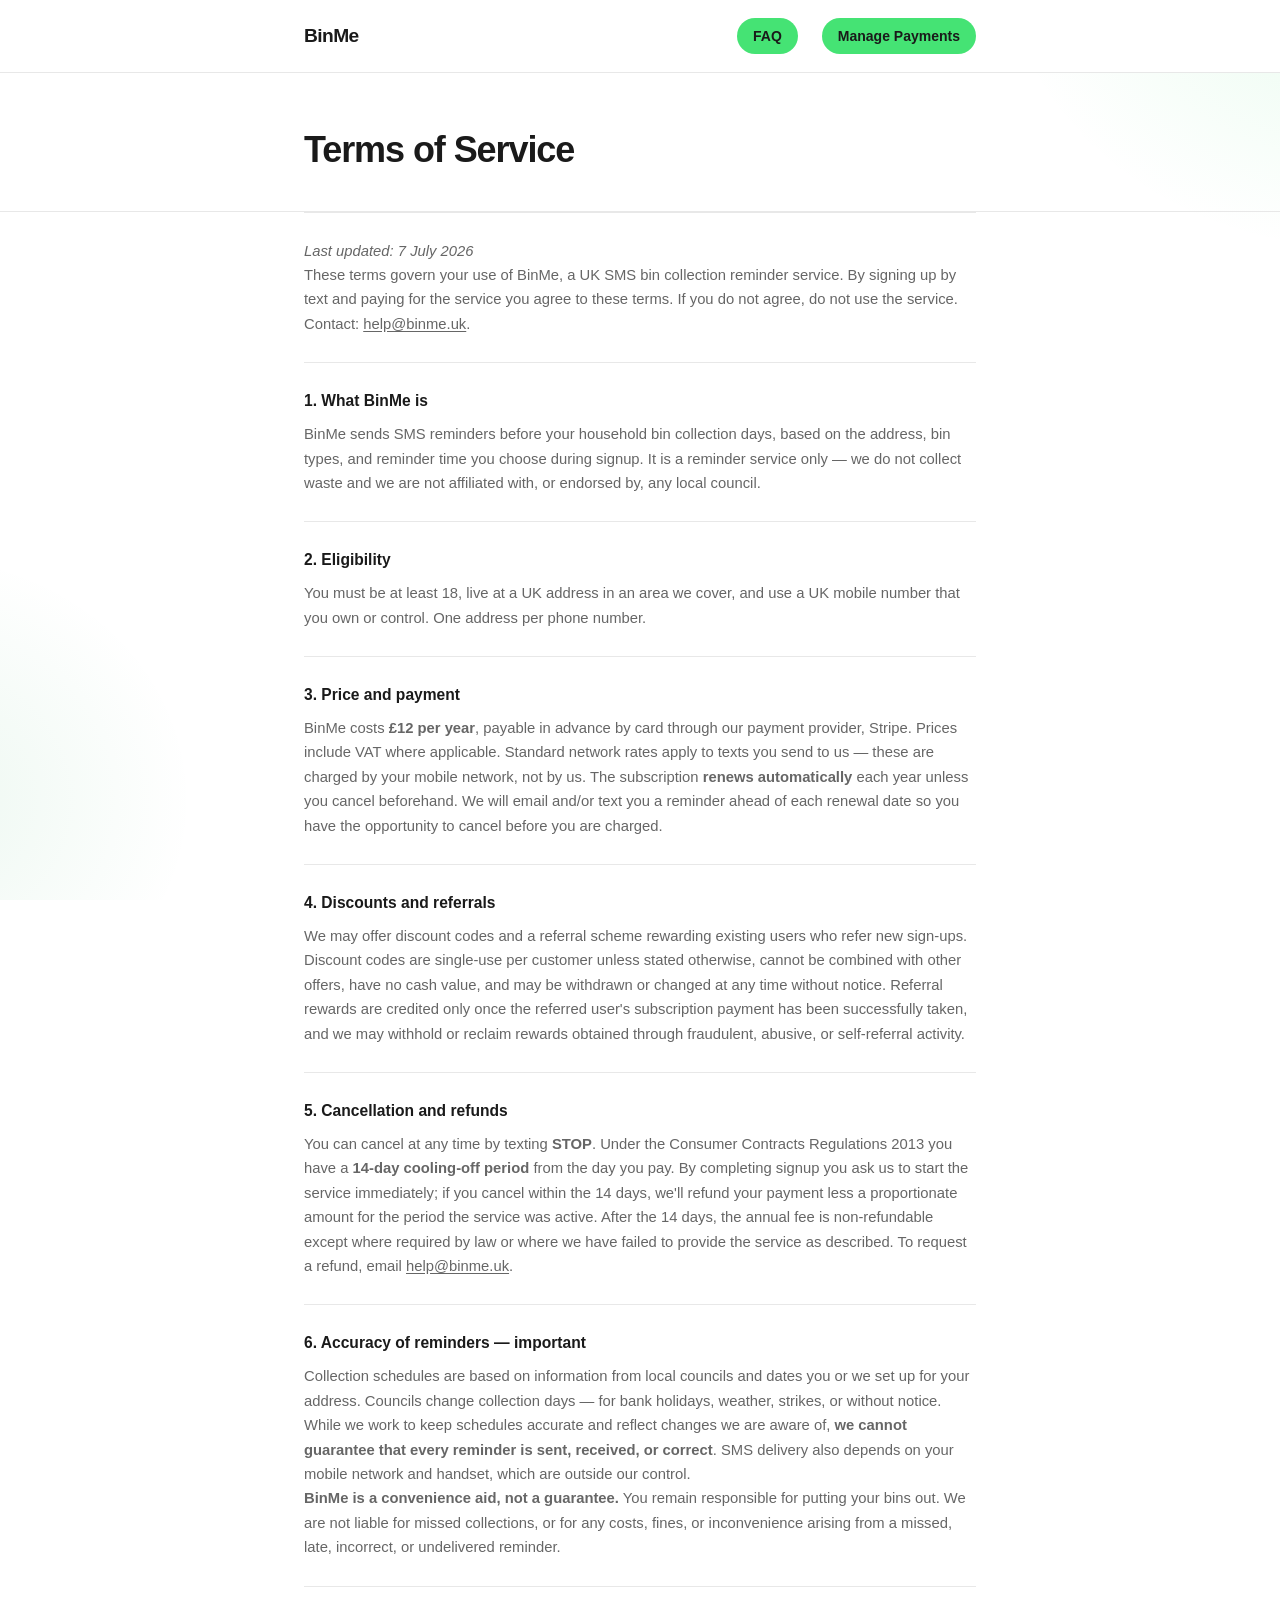
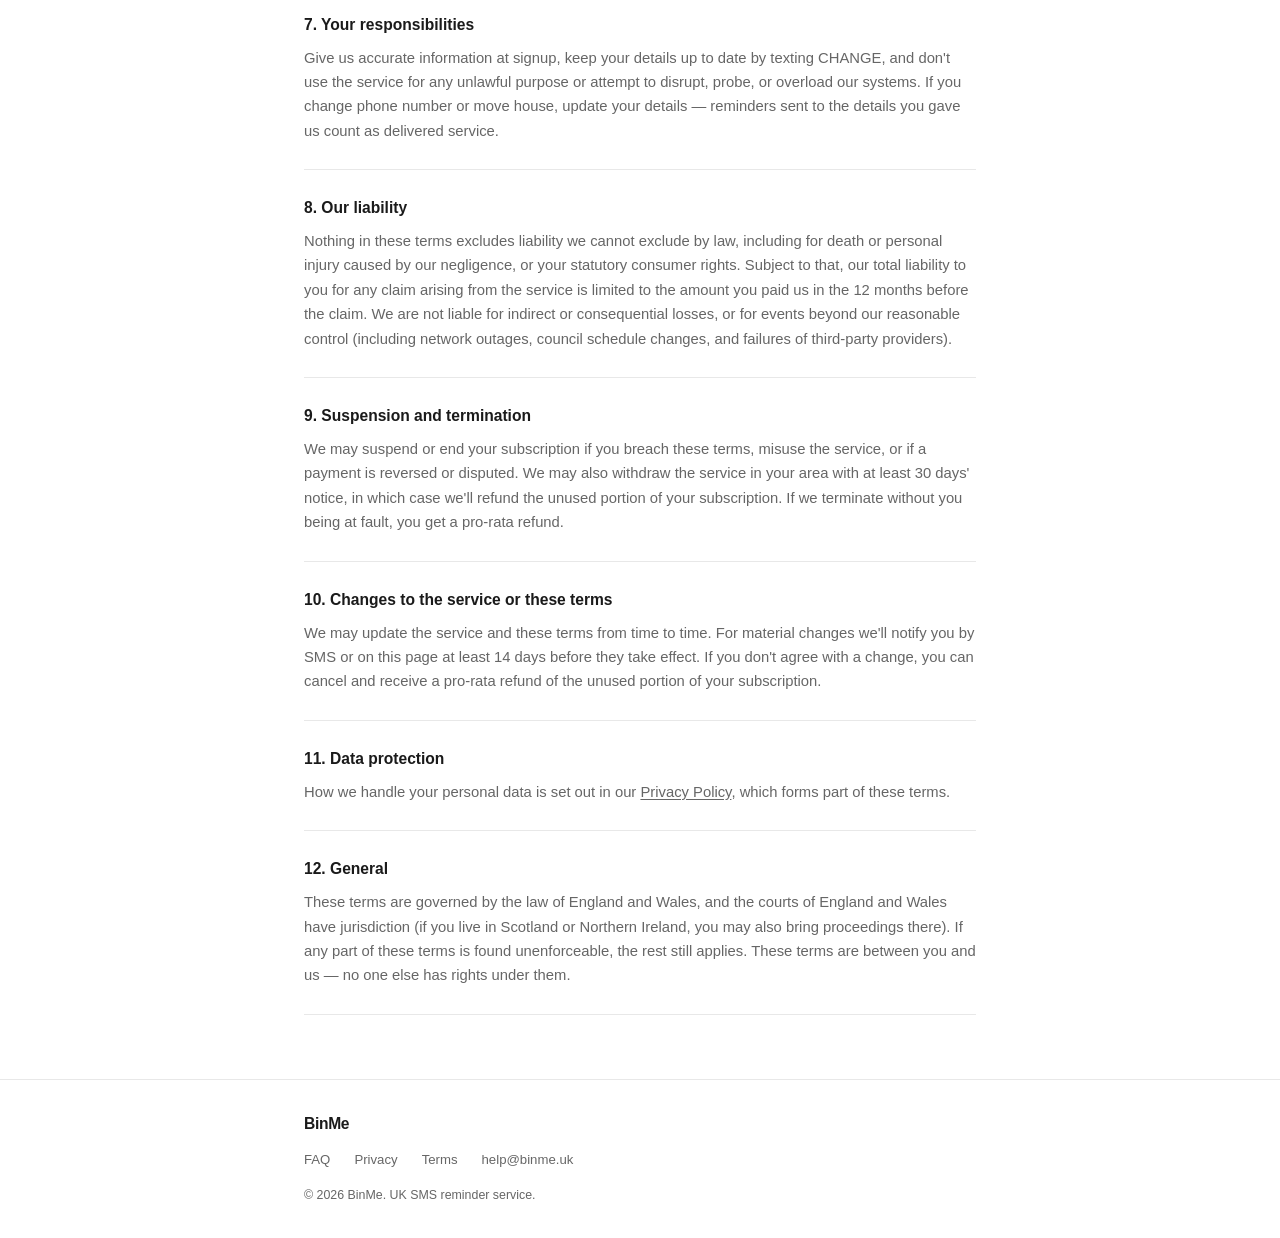
<file: terms.html>
<!DOCTYPE html>
<html lang="en">
<head>
    <meta charset="UTF-8">
    <meta name="viewport" content="width=device-width, initial-scale=1.0">
    <title>Terms of Service — BinMe</title>
    <meta name="description" content="The terms that govern your use of the BinMe SMS reminder service.">
    <link rel="icon" type="image/png" href="/favicon.png">
    <link rel="stylesheet" href="/style.css">
</head>
<body>

    <nav class="nav">
        <div class="container">
            <a class="nav-logo" href="/">BinMe</a>
            <div class="nav-links">
                <a class="nav-btn" href="/faq">FAQ</a>
                <a class="nav-btn" href="/billing">Manage Payments</a>
            </div>
        </div>
    </nav>

    <main>

        <div class="page-header">
            <div class="container">
                <h1>Terms of Service</h1>
            </div>
        </div>

        <section class="faq-section">
            <div class="container">
                <div class="faq-list">

                    <div class="faq-item">
                        <p><em>Last updated: 7 July 2026</em></p>
                        <p>These terms govern your use of BinMe, a UK SMS bin collection reminder service. By signing up by text and paying for the service you agree to these terms. If you do not agree, do not use the service. Contact: <a href="mailto:help@binme.uk">help@binme.uk</a>.</p>
                    </div>

                    <div class="faq-item">
                        <h3>1. What BinMe is</h3>
                        <p>BinMe sends SMS reminders before your household bin collection days, based on the address, bin types, and reminder time you choose during signup. It is a reminder service only — we do not collect waste and we are not affiliated with, or endorsed by, any local council.</p>
                    </div>

                    <div class="faq-item">
                        <h3>2. Eligibility</h3>
                        <p>You must be at least 18, live at a UK address in an area we cover, and use a UK mobile number that you own or control. One address per phone number.</p>
                    </div>

                    <div class="faq-item">
                        <h3>3. Price and payment</h3>
                        <p>BinMe costs <strong>£12 per year</strong>, payable in advance by card through our payment provider, Stripe. Prices include VAT where applicable. Standard network rates apply to texts you send to us — these are charged by your mobile network, not by us. The subscription <strong>renews automatically</strong> each year unless you cancel beforehand. We will email and/or text you a reminder ahead of each renewal date so you have the opportunity to cancel before you are charged.</p>
                    </div>

                    <div class="faq-item">
                        <h3>4. Discounts and referrals</h3>
                        <p>We may offer discount codes and a referral scheme rewarding existing users who refer new sign-ups. Discount codes are single-use per customer unless stated otherwise, cannot be combined with other offers, have no cash value, and may be withdrawn or changed at any time without notice. Referral rewards are credited only once the referred user's subscription payment has been successfully taken, and we may withhold or reclaim rewards obtained through fraudulent, abusive, or self-referral activity.</p>
                    </div>

                    <div class="faq-item">
                        <h3>5. Cancellation and refunds</h3>
                        <p>You can cancel at any time by texting <strong>STOP</strong>. Under the Consumer Contracts Regulations 2013 you have a <strong>14-day cooling-off period</strong> from the day you pay. By completing signup you ask us to start the service immediately; if you cancel within the 14 days, we'll refund your payment less a proportionate amount for the period the service was active. After the 14 days, the annual fee is non-refundable except where required by law or where we have failed to provide the service as described. To request a refund, email <a href="mailto:help@binme.uk">help@binme.uk</a>.</p>
                    </div>

                    <div class="faq-item">
                        <h3>6. Accuracy of reminders — important</h3>
                        <p>Collection schedules are based on information from local councils and dates you or we set up for your address. Councils change collection days — for bank holidays, weather, strikes, or without notice. While we work to keep schedules accurate and reflect changes we are aware of, <strong>we cannot guarantee that every reminder is sent, received, or correct</strong>. SMS delivery also depends on your mobile network and handset, which are outside our control.</p>
                        <p><strong>BinMe is a convenience aid, not a guarantee.</strong> You remain responsible for putting your bins out. We are not liable for missed collections, or for any costs, fines, or inconvenience arising from a missed, late, incorrect, or undelivered reminder.</p>
                    </div>

                    <div class="faq-item">
                        <h3>7. Your responsibilities</h3>
                        <p>Give us accurate information at signup, keep your details up to date by texting CHANGE, and don't use the service for any unlawful purpose or attempt to disrupt, probe, or overload our systems. If you change phone number or move house, update your details — reminders sent to the details you gave us count as delivered service.</p>
                    </div>

                    <div class="faq-item">
                        <h3>8. Our liability</h3>
                        <p>Nothing in these terms excludes liability we cannot exclude by law, including for death or personal injury caused by our negligence, or your statutory consumer rights. Subject to that, our total liability to you for any claim arising from the service is limited to the amount you paid us in the 12 months before the claim. We are not liable for indirect or consequential losses, or for events beyond our reasonable control (including network outages, council schedule changes, and failures of third-party providers).</p>
                    </div>

                    <div class="faq-item">
                        <h3>9. Suspension and termination</h3>
                        <p>We may suspend or end your subscription if you breach these terms, misuse the service, or if a payment is reversed or disputed. We may also withdraw the service in your area with at least 30 days' notice, in which case we'll refund the unused portion of your subscription. If we terminate without you being at fault, you get a pro-rata refund.</p>
                    </div>

                    <div class="faq-item">
                        <h3>10. Changes to the service or these terms</h3>
                        <p>We may update the service and these terms from time to time. For material changes we'll notify you by SMS or on this page at least 14 days before they take effect. If you don't agree with a change, you can cancel and receive a pro-rata refund of the unused portion of your subscription.</p>
                    </div>

                    <div class="faq-item">
                        <h3>11. Data protection</h3>
                        <p>How we handle your personal data is set out in our <a href="/privacy">Privacy Policy</a>, which forms part of these terms.</p>
                    </div>

                    <div class="faq-item">
                        <h3>12. General</h3>
                        <p>These terms are governed by the law of England and Wales, and the courts of England and Wales have jurisdiction (if you live in Scotland or Northern Ireland, you may also bring proceedings there). If any part of these terms is found unenforceable, the rest still applies. These terms are between you and us — no one else has rights under them.</p>
                    </div>

                </div>
            </div>
        </section>

    </main>

    <footer class="footer">
        <div class="container">
            <p class="footer-brand">BinMe</p>
            <nav class="footer-links">
                <a href="/faq">FAQ</a>
                <a href="/privacy">Privacy</a>
                <a href="/terms">Terms</a>
                <a href="mailto:help@binme.uk">help@binme.uk</a>
            </nav>
            <p class="footer-small">&copy; 2026 BinMe. UK SMS reminder service.</p>
        </div>
    </footer>

</body>
</html>
</file>
<file: style.css>
:root {
    --accent: #45E374;
    --text: #1a1a1a;
    --muted: #666;
    --bg: #fff;
    --bg-alt: #f8f8f6;
    --border: #e8e8e8;
}

*, *::before, *::after {
    box-sizing: border-box;
    margin: 0;
    padding: 0;
}

body {
    font-family: -apple-system, BlinkMacSystemFont, 'Segoe UI', sans-serif;
    color: var(--text);
    background-color: var(--bg);
    background-image:
        radial-gradient(ellipse 560px 480px at calc(100% + 80px) -60px, rgba(69, 227, 116, 0.13) 0%, transparent 65%),
        radial-gradient(ellipse 420px 380px at -80px calc(100% - 100px), rgba(22, 163, 74, 0.08) 0%, transparent 65%);
    background-attachment: fixed;
    line-height: 1.6;
    font-size: 1rem;
}

a {
    color: inherit;
}

.container {
    max-width: 720px;
    margin: 0 auto;
    padding: 0 1.5rem;
}

/* Nav */
.nav {
    border-bottom: 1px solid var(--border);
    padding: 1.1rem 0;
    position: sticky;
    top: 0;
    background: var(--bg);
    z-index: 10;
}

.nav .container {
    display: flex;
    align-items: center;
    justify-content: space-between;
}

.nav-logo {
    font-size: 1.2rem;
    font-weight: 800;
    text-decoration: none;
    color: var(--text);
    letter-spacing: -0.03em;
}

.nav-links {
    display: flex;
    gap: 1.5rem;
}

.nav-links a {
    text-decoration: none;
    color: var(--muted);
    font-size: 0.875rem;
}

.nav-links a:hover {
    color: var(--text);
}

.nav-btn {
    background: var(--accent);
    color: var(--text) !important;
    padding: 0.45rem 1rem;
    border-radius: 100px;
    font-weight: 600;
}

/* Hero */
.hero {
    padding: 5rem 0 4rem;
}

.hero h1 {
    font-size: clamp(2.5rem, 7vw, 3.75rem);
    font-weight: 800;
    line-height: 1.05;
    letter-spacing: -0.03em;
    margin-bottom: 1.25rem;
}

.hero-sub {
    font-size: 1.1rem;
    color: var(--muted);
    max-width: 500px;
    margin-bottom: 2.75rem;
    line-height: 1.7;
}

.hero-content {
    width: fit-content;
    max-width: 100%;
    margin: 0 auto;
    text-align: center;
}

.hero-content .cta-block {
    justify-content: center;
}

/* CTA */
.cta-block {
    display: flex;
    align-items: center;
    gap: 0.875rem;
    flex-wrap: wrap;
}

.cta-label {
    color: var(--muted);
    font-size: 0.925rem;
}

.cta-pill {
    display: inline-flex;
    align-items: center;
    gap: 0.5rem;
    background: var(--accent);
    border-radius: 100px;
    padding: 0.65rem 1.5rem;
    font-size: 1.05rem;
    font-weight: 600;
    color: var(--text);
}

.cta-word {
    font-weight: 800;
    letter-spacing: 0.06em;
}

.cta-to {
    font-weight: 400;
    opacity: 0.6;
}

.cta-number {
    font-weight: 700;
    font-variant-numeric: tabular-nums;
    letter-spacing: 0.04em;
    text-decoration: none;
}

/* Sections */
section {
    padding: 3.5rem 0;
}

.hero + section,
section + section {
    border-top: 1px solid var(--border);
}

section h2 {
    font-size: 1.4rem;
    font-weight: 700;
    letter-spacing: -0.02em;
    margin-bottom: 1.75rem;
}

/* How it works */
.steps {
    list-style: none;
    display: flex;
    flex-direction: column;
    gap: 1.75rem;
}

.steps li {
    display: flex;
    gap: 1.1rem;
    align-items: flex-start;
}

.step-num {
    flex-shrink: 0;
    width: 1.875rem;
    height: 1.875rem;
    background: var(--accent);
    border-radius: 50%;
    display: flex;
    align-items: center;
    justify-content: center;
    font-weight: 800;
    font-size: 0.8rem;
    margin-top: 0.1rem;
}

.steps strong {
    display: block;
    font-size: 0.975rem;
    margin-bottom: 0.3rem;
}

.steps p {
    color: var(--muted);
    font-size: 0.925rem;
    line-height: 1.6;
}

/* Features */
.features {
    background: var(--bg-alt);
}

.feature-list {
    list-style: none;
    display: flex;
    flex-direction: column;
    gap: 0.9rem;
}

.feature-list li {
    padding-left: 1.6rem;
    position: relative;
    font-size: 0.95rem;
    line-height: 1.55;
}

.feature-list li::before {
    content: '\2713';
    position: absolute;
    left: 0;
    color: var(--accent);
    font-weight: 800;
}

/* Pricing */
.pricing .container {
    max-width: none;
    text-align: center;
}

.pricing-card {
    border: 1px solid var(--border);
    border-radius: 10px;
    padding: 2rem 2rem 1.75rem;
    max-width: 360px;
    margin: 0 auto;
}

.price {
    font-size: 2.75rem;
    font-weight: 800;
    letter-spacing: -0.04em;
    margin-bottom: 0.75rem;
    line-height: 1;
}

.price span {
    font-size: 1.1rem;
    font-weight: 400;
    color: var(--muted);
    letter-spacing: 0;
}

.pricing-card p {
    color: var(--muted);
    font-size: 0.925rem;
    line-height: 1.6;
    margin-bottom: 0.4rem;
}

.pricing-card p:last-child {
    margin-bottom: 0;
    font-size: 0.85rem;
}

/* CTA bottom */
.cta-bottom {
    text-align: center;
    background: var(--bg-alt);
}

.cta-bottom h2 {
    margin-bottom: 1.25rem;
}

.cta-bottom .cta-block {
    justify-content: center;
}

/* Footer */
.footer {
    border-top: 1px solid var(--border);
    padding: 2rem 0;
}

.footer-brand {
    font-weight: 800;
    font-size: 0.975rem;
    letter-spacing: -0.02em;
    margin-bottom: 0.75rem;
}

.footer-links {
    display: flex;
    gap: 1.5rem;
    flex-wrap: wrap;
    margin-bottom: 1rem;
}

.footer-links a {
    text-decoration: none;
    color: var(--muted);
    font-size: 0.825rem;
}

.footer-links a:hover {
    color: var(--text);
}

.footer-small {
    color: var(--muted);
    font-size: 0.775rem;
}

/* Inner page header */
.page-header {
    padding: 3rem 0 2rem;
    border-bottom: 1px solid var(--border);
}

.page-header h1 {
    font-size: clamp(1.75rem, 4vw, 2.25rem);
    font-weight: 800;
    letter-spacing: -0.03em;
}

.page-meta {
    color: var(--muted);
    font-size: 0.85rem;
    margin-top: 0.5rem;
}

/* FAQ */
.faq-section {
    padding: 0 0 4rem;
}

.faq-list {
    border-top: 1px solid var(--border);
}

.faq-item {
    padding: 1.625rem 0;
    border-bottom: 1px solid var(--border);
}

.faq-item h3 {
    font-size: 0.975rem;
    font-weight: 600;
    margin-bottom: 0.5rem;
}

.faq-item p {
    color: var(--muted);
    font-size: 0.925rem;
    line-height: 1.65;
}

.faq-item a {
    text-underline-offset: 2px;
}

/* Privacy prose */
.prose-section {
    padding: 2rem 0 4rem;
}

.prose {
    max-width: 600px;
}

.prose h2 {
    font-size: 1.05rem;
    font-weight: 700;
    margin: 2rem 0 0.6rem;
    letter-spacing: -0.01em;
}

.prose h2:first-child {
    margin-top: 0;
}

.prose p {
    color: var(--muted);
    font-size: 0.925rem;
    line-height: 1.7;
    margin-bottom: 0.6rem;
}

.prose ul {
    padding-left: 1.25rem;
    margin: 0.4rem 0 0.6rem;
}

.prose ul li {
    color: var(--muted);
    font-size: 0.925rem;
    line-height: 1.65;
    margin-bottom: 0.2rem;
}

.prose a {
    text-decoration: underline;
    text-underline-offset: 2px;
}

@media (min-width: 900px) {
    .container.wide {
        max-width: 1100px;
    }

    .hero {
        padding: 6.5rem 0 5rem;
    }

    .hero h1 {
        max-width: 800px;
    }

    .hero-sub {
        max-width: 620px;
    }

    .how {
        text-align: center;
    }

    .steps {
        gap: 2.25rem;
        max-width: 700px;
        margin: 0 auto;
        text-align: left;
    }

    .steps li {
        gap: 1.5rem;
    }

    .feature-list {
        display: grid;
        grid-template-columns: repeat(2, 1fr);
        gap: 0.9rem 3rem;
    }

    section {
        padding: 5rem 0;
    }
}

@media (max-width: 480px) {
    .hero {
        padding: 3.5rem 0 3rem;
    }

    .cta-block {
        flex-direction: column;
        align-items: flex-start;
    }

    .cta-bottom .cta-block {
        align-items: center;
    }
}
</file>
